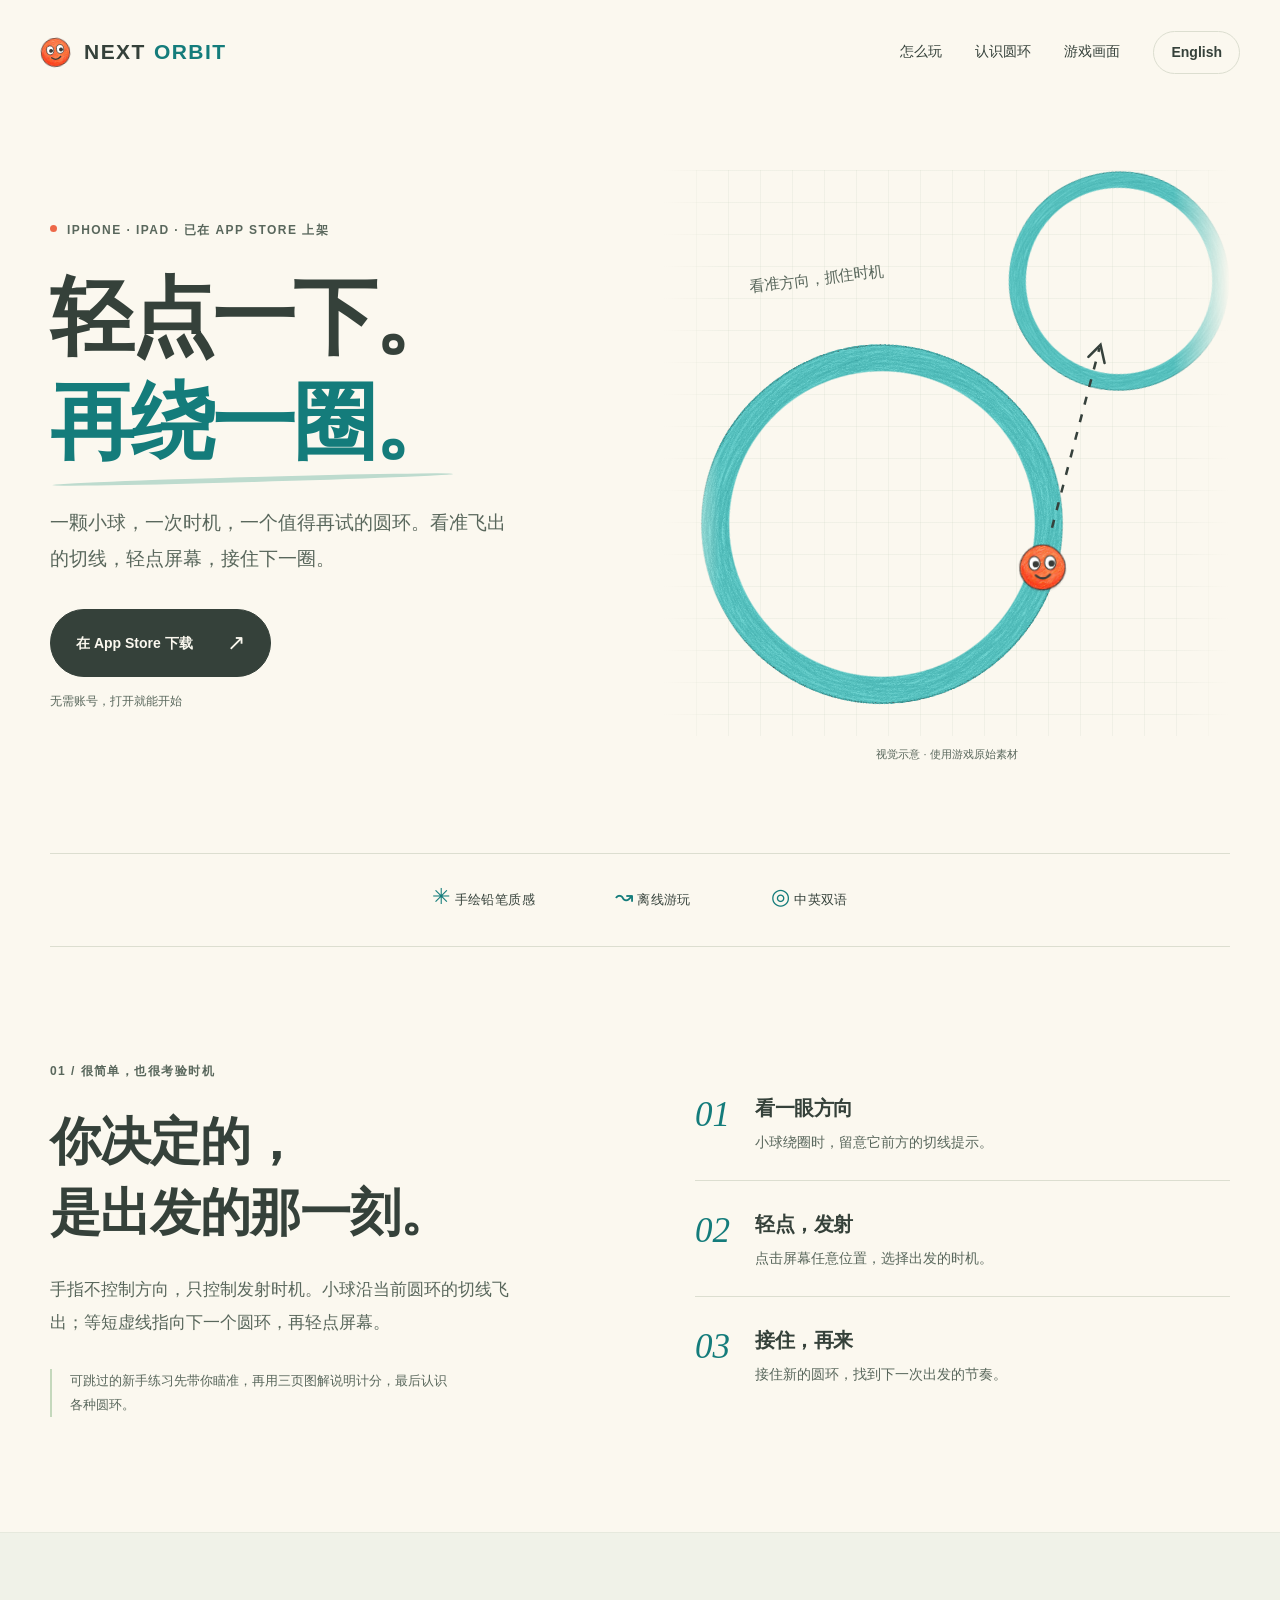
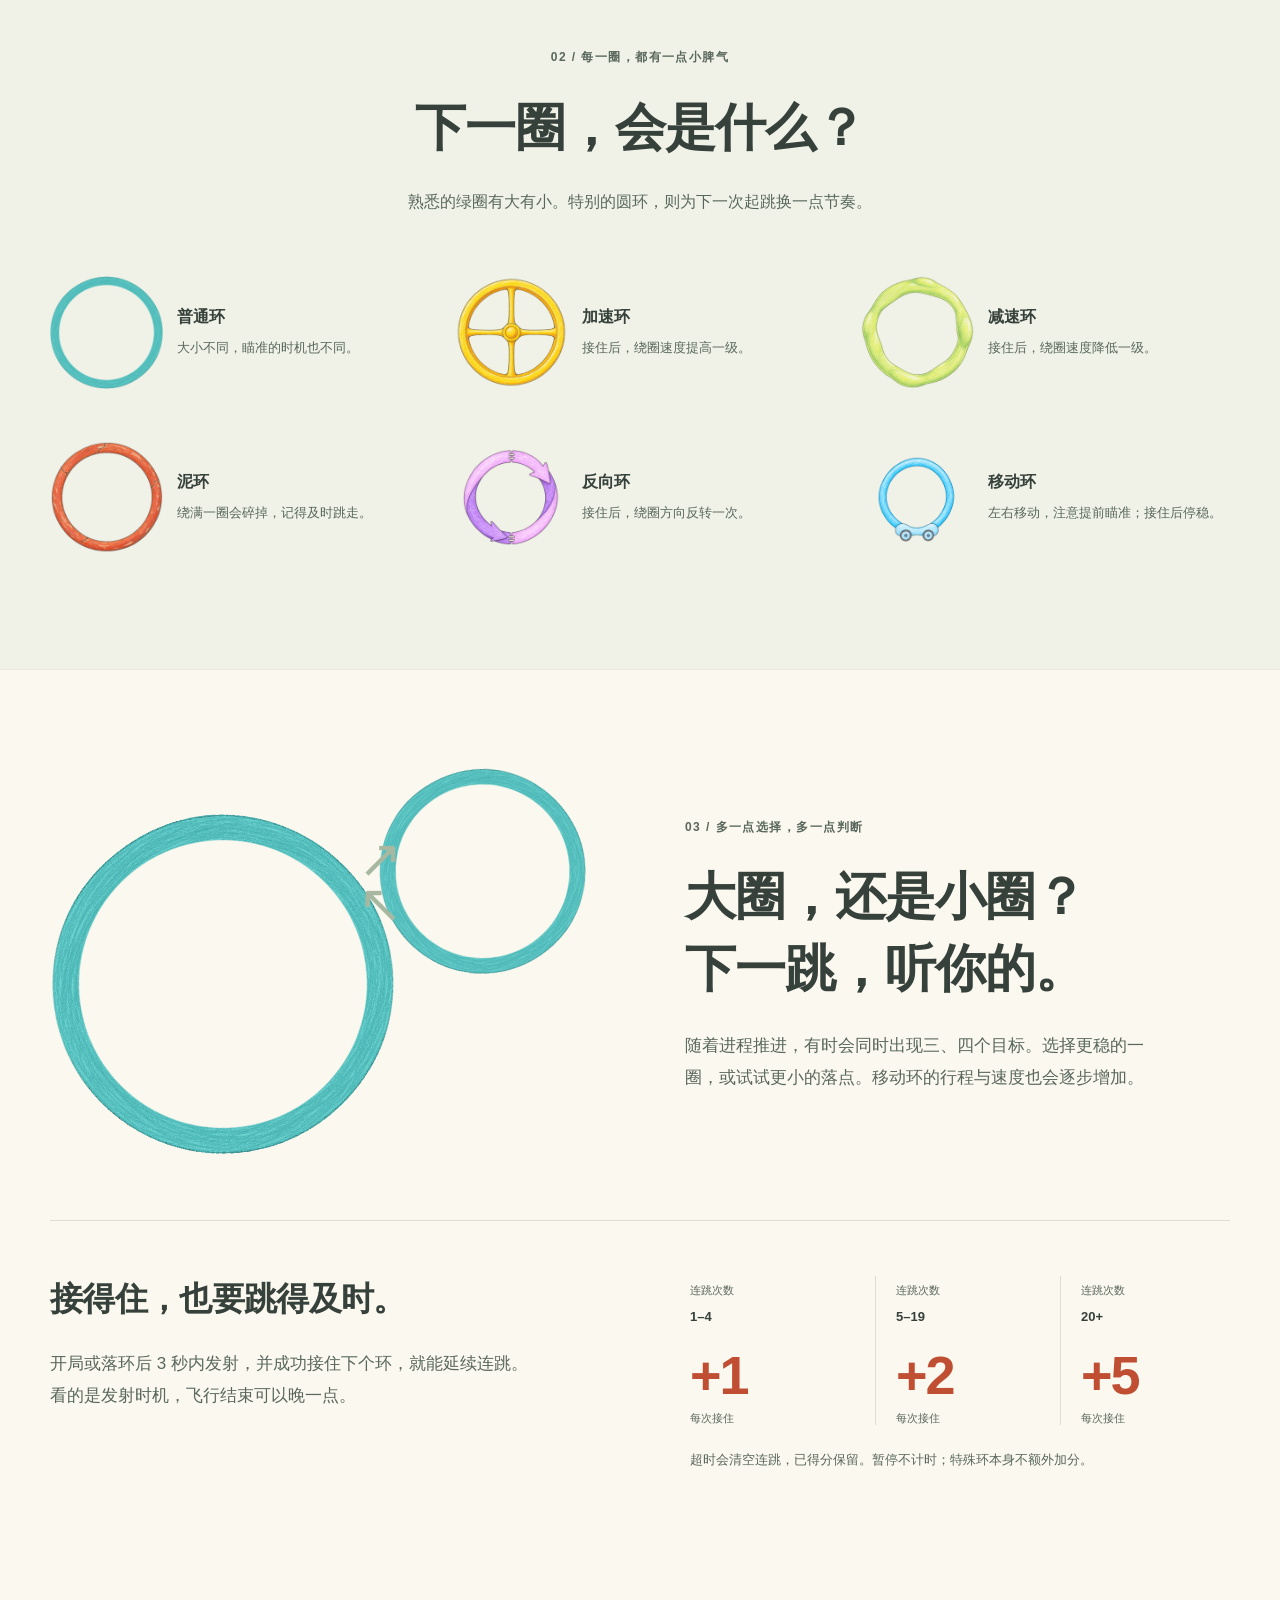
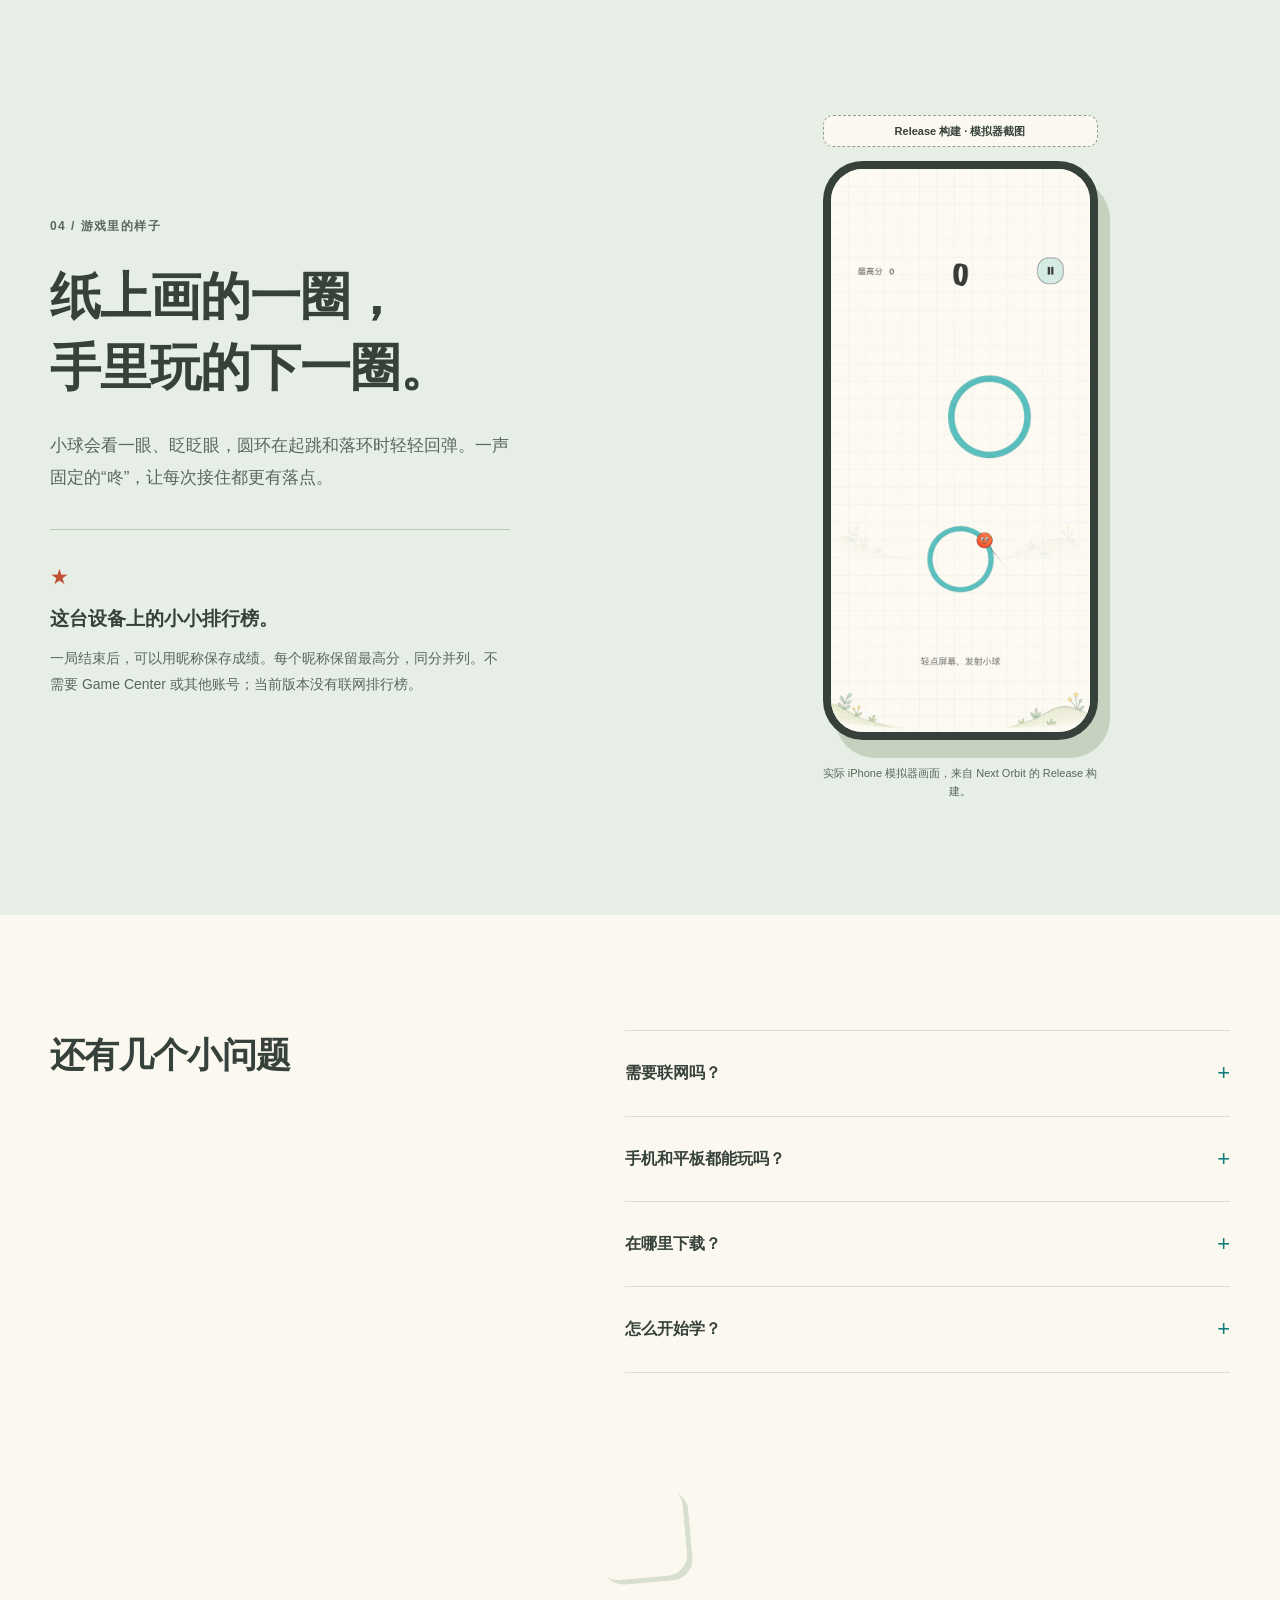
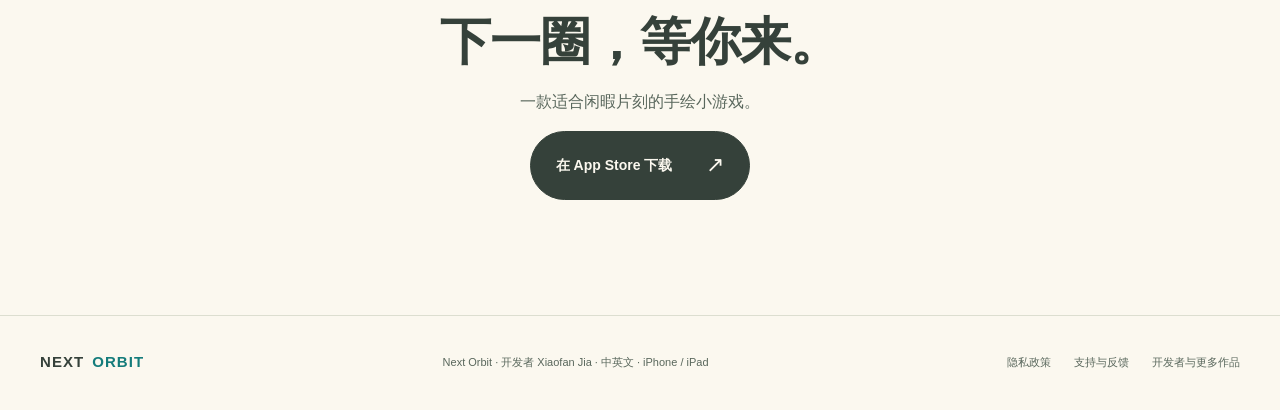
<file: index.html>
<!doctype html><html lang="zh-Hans"><head><meta charset="utf-8"><meta name="viewport" content="width=device-width,initial-scale=1"><meta name="description" content="Next Orbit 是一款 iPhone 与 iPad 上的手绘圆环跳跃游戏。看准切线，轻点发射，挑战自己的本地纪录。"><meta name="color-scheme" content="light"><meta http-equiv="Content-Security-Policy" content="default-src 'self'; img-src 'self' data:; style-src 'self'; script-src 'self'; connect-src 'none'; object-src 'none'; base-uri 'none'; form-action 'none'"><title>Next Orbit · 轻点一下，再绕一圈</title><link rel="icon" href="assets/web/favicon.png"><link rel="stylesheet" href="style.css"><link rel="alternate" hreflang="zh-Hans" href="index.html"><link rel="alternate" hreflang="en" href="en.html"></head><body><a class="skip" href="#main">跳到正文</a><header class="site-header"><a class="brand" href="index.html" aria-label="Next Orbit"><span class="brand-dot"><img src="assets/web/ball-body.png" alt=""><img src="assets/face-calm.svg" alt=""></span>NEXT <span>ORBIT</span></a><nav aria-label="主导航"><a href="#how">怎么玩</a><a href="#rings">认识圆环</a><a href="#screens">游戏画面</a><a class="language" href="en.html" lang="en">English</a></nav></header><main id="main"><section class="hero wrap"><div class="hero-copy"><p class="eyebrow"><i></i>iPhone · iPad · 已在 App Store 上架</p><h1>轻点一下。<br><span>再绕一圈。</span></h1><p class="lead">一颗小球，一次时机，一个值得再试的圆环。看准飞出的切线，轻点屏幕，接住下一圈。</p><a class="button" href="https://apps.apple.com/us/app/next-orbit/id6831305559">在 App Store 下载<span aria-hidden="true">↗</span></a><p class="small-note">无需账号，打开就能开始</p></div><figure class="hero-art"><div class="hero-art-drawing"><img class="hero-ring" src="assets/web/ring-green.png" alt="" width="360" height="360"><img class="next-ring" src="assets/web/ring-green.png" alt="" width="220" height="220"><svg viewBox="0 0 560 560" aria-hidden="true"><path d="M384 354 L431 176" fill="none" stroke="#36413c" stroke-width="2.5" stroke-dasharray="8 10"/><path d="M420 185 L432 173 L436 191" fill="none" stroke="#36413c" stroke-width="2.5" stroke-linecap="round"/></svg><span class="hero-ball"><img src="assets/web/ball-body.png" alt=""><img src="assets/face-calm.svg" alt=""></span><span class="pencil-note">看准方向，抓住时机</span></div><figcaption>视觉示意 · 使用游戏原始素材</figcaption></figure></section><div class="trait-strip wrap"><span>✳ 手绘铅笔质感</span><span>↝ 离线游玩</span><span>◎ 中英双语</span></div><section id="how" class="how section wrap"><div><p class="eyebrow">01 / 很简单，也很考验时机</p><h2>你决定的，<br>是出发的那一刻。</h2><p class="body-copy">手指不控制方向，只控制发射时机。小球沿当前圆环的切线飞出；等短虚线指向下一个圆环，再轻点屏幕。</p><p class="muted">可跳过的新手练习先带你瞄准，再用三页图解说明计分，最后认识各种圆环。</p></div><ol class="steps"><li><span>01</span><div><h3>看一眼方向</h3><p>小球绕圈时，留意它前方的切线提示。</p></div></li><li><span>02</span><div><h3>轻点，发射</h3><p>点击屏幕任意位置，选择出发的时机。</p></div></li><li><span>03</span><div><h3>接住，再来</h3><p>接住新的圆环，找到下一次出发的节奏。</p></div></li></ol></section><section id="rings" class="rings section"><div class="wrap"><p class="eyebrow">02 / 每一圈，都有一点小脾气</p><h2>下一圈，会是什么？</h2><p class="section-intro">熟悉的绿圈有大有小。特别的圆环，则为下一次起跳换一点节奏。</p><div class="ring-grid"><article class="ring-card"><img src="assets/web/ring-green.png" alt="" width="150" height="150" loading="lazy"><div><h3>普通环</h3><p>大小不同，瞄准的时机也不同。</p></div></article><article class="ring-card"><img src="assets/web/ring-accelerate.png" alt="" width="150" height="150" loading="lazy"><div><h3>加速环</h3><p>接住后，绕圈速度提高一级。</p></div></article><article class="ring-card"><img src="assets/web/ring-slow.png" alt="" width="150" height="150" loading="lazy"><div><h3>减速环</h3><p>接住后，绕圈速度降低一级。</p></div></article><article class="ring-card"><img src="assets/web/ring-clay.png" alt="" width="150" height="150" loading="lazy"><div><h3>泥环</h3><p>绕满一圈会碎掉，记得及时跳走。</p></div></article><article class="ring-card"><img src="assets/web/ring-reverse.png" alt="" width="150" height="150" loading="lazy"><div><h3>反向环</h3><p>接住后，绕圈方向反转一次。</p></div></article><article class="ring-card"><img src="assets/web/ring-moving.png" alt="" width="150" height="150" loading="lazy"><div><h3>移动环</h3><p>左右移动，注意提前瞄准；接住后停稳。</p></div></article></div></div></section><section class="choices section wrap"><div class="choice-art" aria-hidden="true"><img class="choice-large" src="assets/web/ring-green.png" alt="" loading="lazy"><img class="choice-small" src="assets/web/ring-green.png" alt="" loading="lazy"><span class="choice-scribble">↗<br>↖</span></div><div><p class="eyebrow">03 / 多一点选择，多一点判断</p><h2>大圈，还是小圈？<br>下一跳，听你的。</h2><p class="body-copy">随着进程推进，有时会同时出现三、四个目标。选择更稳的一圈，或试试更小的落点。移动环的行程与速度也会逐步增加。</p></div></section><section class="score section wrap"><div><h2>接得住，也要跳得及时。</h2><p class="body-copy">开局或落环后 3 秒内发射，并成功接住下个环，就能延续连跳。看的是发射时机，飞行结束可以晚一点。</p></div><div><div class="score-table"><div><span>连跳次数<b class="combo-range">1–4</b></span><strong>+1<small>每次接住</small></strong></div><div><span>连跳次数<b class="combo-range">5–19</b></span><strong>+2<small>每次接住</small></strong></div><div><span>连跳次数<b class="combo-range">20+</b></span><strong>+5<small>每次接住</small></strong></div></div><p class="muted">超时会清空连跳，已得分保留。暂停不计时；特殊环本身不额外加分。</p></div></section><section id="screens" class="screens section"><div class="wrap screen-layout"><div class="screen-copy"><p class="eyebrow">04 / 游戏里的样子</p><h2>纸上画的一圈，<br>手里玩的下一圈。</h2><p class="body-copy">小球会看一眼、眨眨眼，圆环在起跳和落环时轻轻回弹。一声固定的“咚”，让每次接住都更有落点。</p><div class="local-note"><span aria-hidden="true">★</span><h3>这台设备上的小小排行榜。</h3><p>一局结束后，可以用昵称保存成绩。每个昵称保留最高分，同分并列。不需要 Game Center 或其他账号；当前版本没有联网排行榜。</p></div></div><figure class="phone"><span class="screenshot-status">Release 构建 · 模拟器截图</span><img src="assets/web/screen-game-zh-release.png" alt="Next Orbit Release 构建的实际 iPhone 模拟器游戏画面" width="600" height="1304" loading="lazy"><figcaption>实际 iPhone 模拟器画面，来自 Next Orbit 的 Release 构建。</figcaption></figure></div></section><section class="faq section wrap"><h2>还有几个小问题</h2><div><details><summary>需要联网吗？<span aria-hidden="true">+</span></summary><p>游戏本身可以离线游玩。当前版本没有账号登录、联网成绩上传或云同步功能。</p></details><details><summary>手机和平板都能玩吗？<span aria-hidden="true">+</span></summary><p>当前支持 iOS / iPadOS 17 及以上的 iPhone 与 iPad。iPhone 使用竖屏，iPad 支持横竖屏。</p></details><details><summary>在哪里下载？<span aria-hidden="true">+</span></summary><p>Next Orbit 已在 App Store 上架，支持 iPhone 和 iPad。<a href="https://apps.apple.com/us/app/next-orbit/id6831305559">前往 App Store 下载</a>。</p></details><details><summary>怎么开始学？<span aria-hidden="true">+</span></summary><p>首次开始时有一个可跳过的小教程。之后也可以从菜单里的“玩法教学”重新打开，练习不会改动你的正式成绩。</p></details></div></section><section class="closing section wrap"><img src="assets/web/app-icon.png" alt="" width="90" height="90" loading="lazy"><h2>下一圈，等你来。</h2><p>一款适合闲暇片刻的手绘小游戏。</p><a class="button" href="https://apps.apple.com/us/app/next-orbit/id6831305559">在 App Store 下载<span aria-hidden="true">↗</span></a></section></main><footer><a class="brand" href="index.html">NEXT <span>ORBIT</span></a><p>Next Orbit · 开发者 Xiaofan Jia · 中英文 · iPhone / iPad</p><div><a href="privacy.html">隐私政策</a><a href="support.html">支持与反馈</a><a href="https://jiaxiaofan.net/zh/">开发者与更多作品</a></div></footer></body></html>
</file>
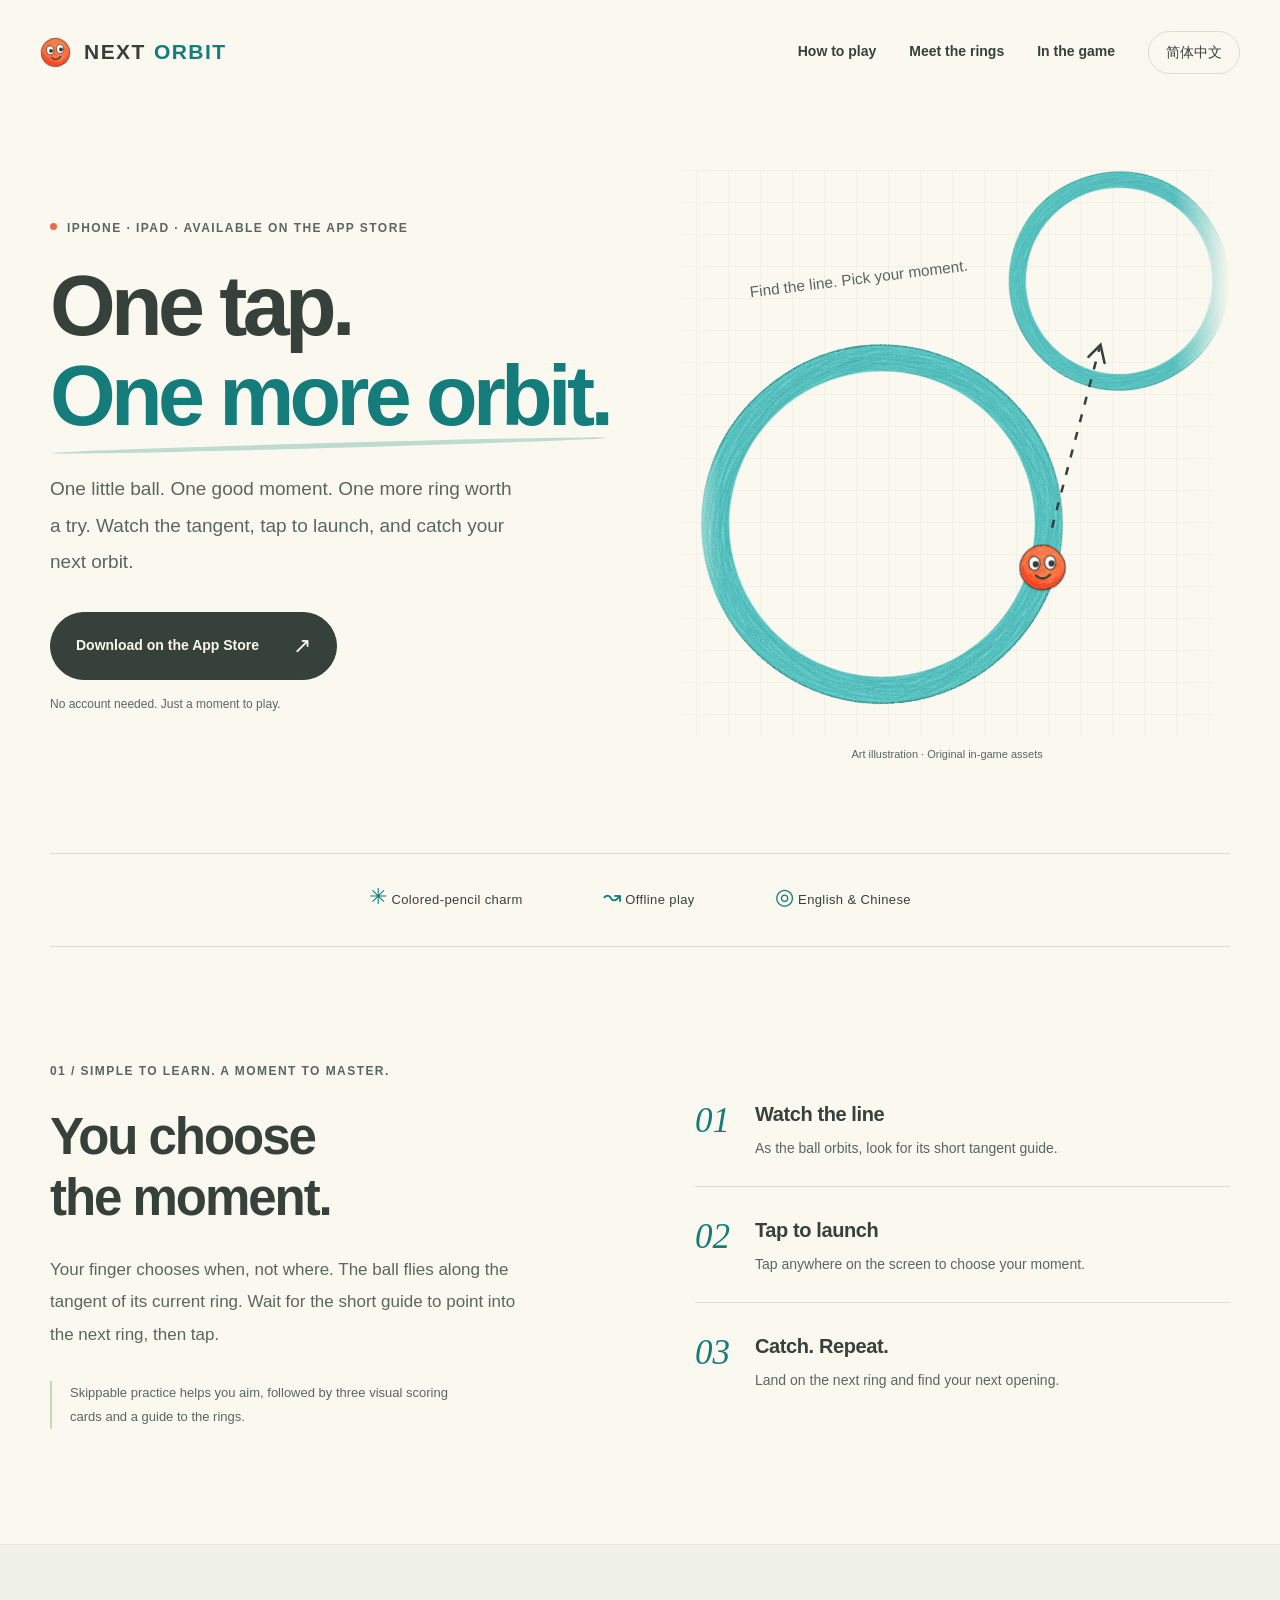
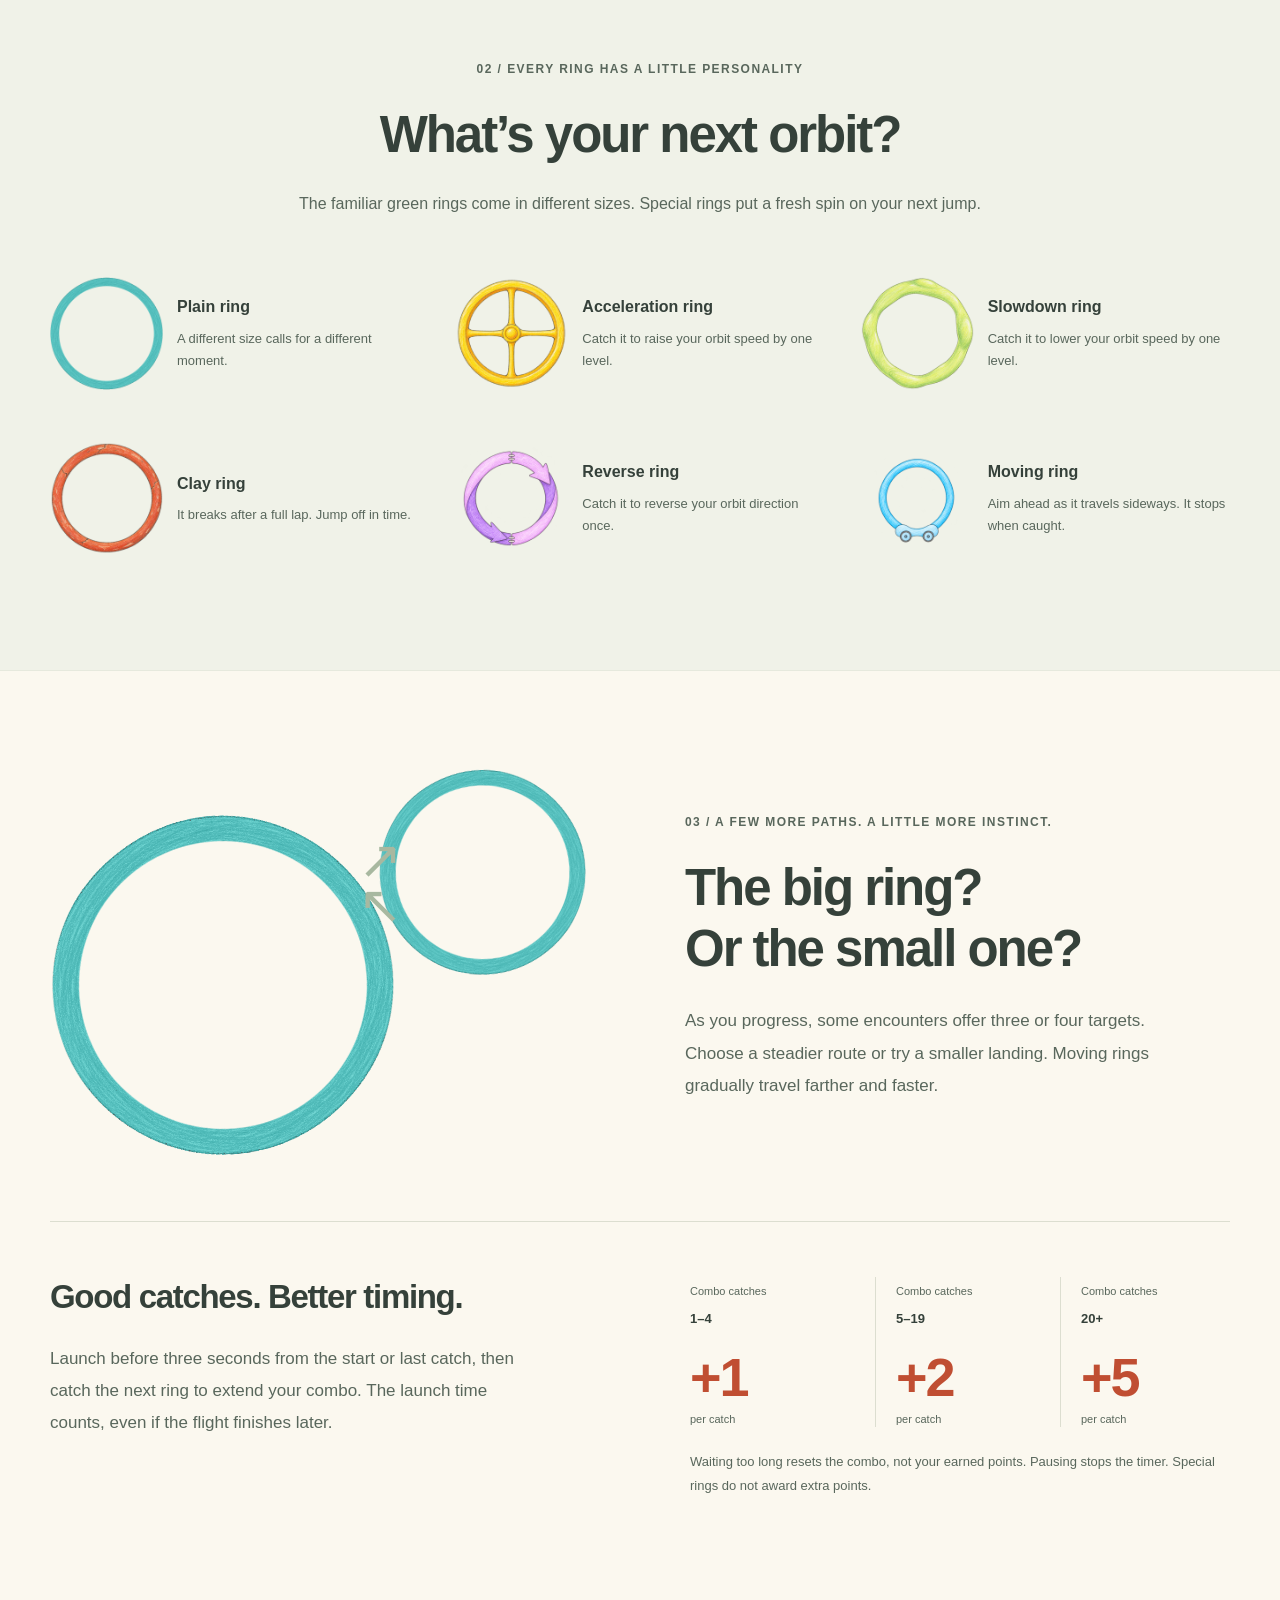
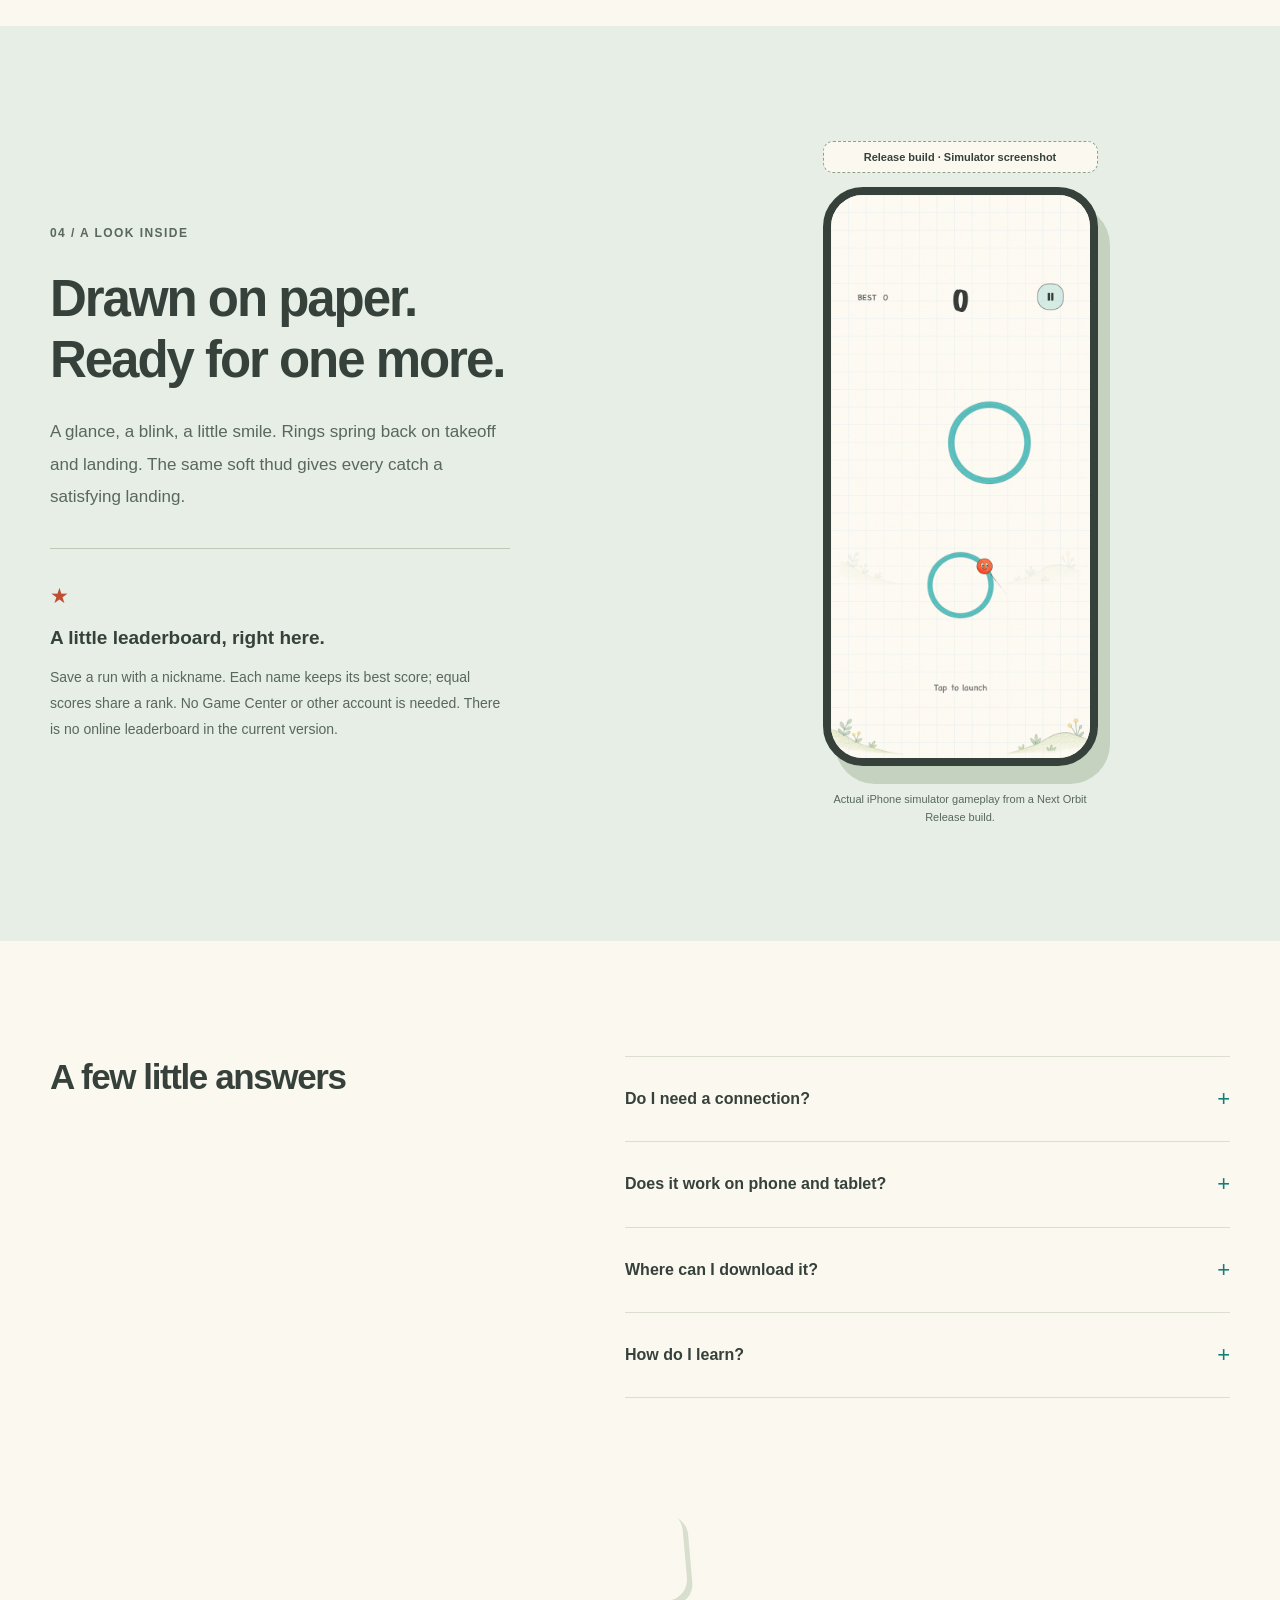
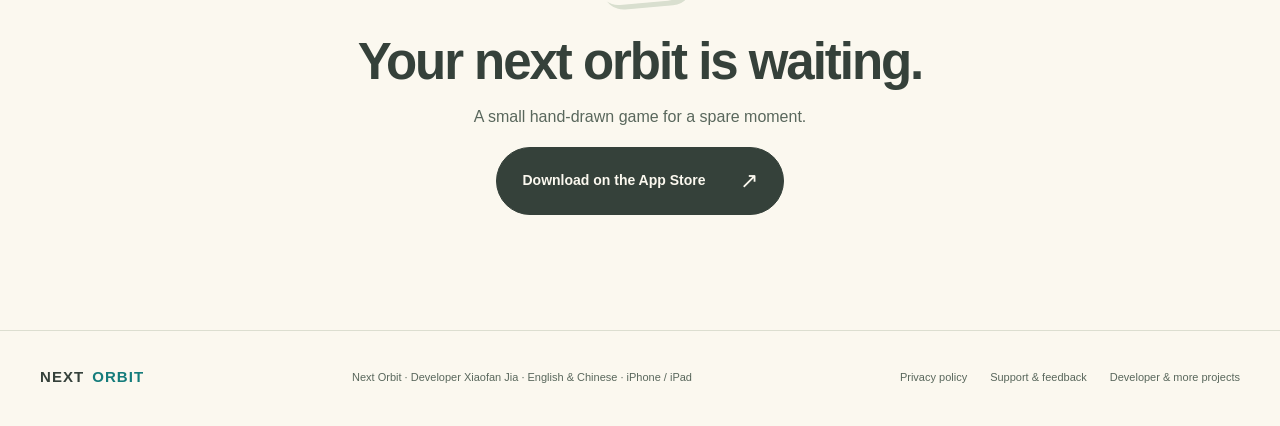
<file: en.html>
<!doctype html><html lang="en"><head><meta charset="utf-8"><meta name="viewport" content="width=device-width,initial-scale=1"><meta name="description" content="A hand-drawn orbit-hopping game for iPhone and iPad. Watch the tangent, pick your moment and chase your own local best."><meta name="color-scheme" content="light"><meta http-equiv="Content-Security-Policy" content="default-src 'self'; img-src 'self' data:; style-src 'self'; script-src 'self'; connect-src 'none'; object-src 'none'; base-uri 'none'; form-action 'none'"><title>Next Orbit · One tap. One more orbit.</title><link rel="icon" href="assets/web/favicon.png"><link rel="stylesheet" href="style.css"><link rel="alternate" hreflang="zh-Hans" href="index.html"><link rel="alternate" hreflang="en" href="en.html"></head><body><a class="skip" href="#main">Skip to content</a><header class="site-header"><a class="brand" href="en.html" aria-label="Next Orbit"><span class="brand-dot"><img src="assets/web/ball-body.png" alt=""><img src="assets/face-calm.svg" alt=""></span>NEXT <span>ORBIT</span></a><nav aria-label="Main navigation"><a href="#how">How to play</a><a href="#rings">Meet the rings</a><a href="#screens">In the game</a><a class="language" href="index.html" lang="zh-Hans">简体中文</a></nav></header><main id="main"><section class="hero wrap"><div class="hero-copy"><p class="eyebrow"><i></i>iPhone · iPad · Available on the App Store</p><h1>One tap.<br><span>One more orbit.</span></h1><p class="lead">One little ball. One good moment. One more ring worth a try. Watch the tangent, tap to launch, and catch your next orbit.</p><a class="button" href="https://apps.apple.com/us/app/next-orbit/id6831305559">Download on the App Store<span aria-hidden="true">↗</span></a><p class="small-note">No account needed. Just a moment to play.</p></div><figure class="hero-art"><div class="hero-art-drawing"><img class="hero-ring" src="assets/web/ring-green.png" alt="" width="360" height="360"><img class="next-ring" src="assets/web/ring-green.png" alt="" width="220" height="220"><svg viewBox="0 0 560 560" aria-hidden="true"><path d="M384 354 L431 176" fill="none" stroke="#36413c" stroke-width="2.5" stroke-dasharray="8 10"/><path d="M420 185 L432 173 L436 191" fill="none" stroke="#36413c" stroke-width="2.5" stroke-linecap="round"/></svg><span class="hero-ball"><img src="assets/web/ball-body.png" alt=""><img src="assets/face-calm.svg" alt=""></span><span class="pencil-note">Find the line. Pick your moment.</span></div><figcaption>Art illustration · Original in-game assets</figcaption></figure></section><div class="trait-strip wrap"><span>✳ Colored-pencil charm</span><span>↝ Offline play</span><span>◎ English & Chinese</span></div><section id="how" class="how section wrap"><div><p class="eyebrow">01 / Simple to learn. A moment to master.</p><h2>You choose<br>the moment.</h2><p class="body-copy">Your finger chooses when, not where. The ball flies along the tangent of its current ring. Wait for the short guide to point into the next ring, then tap.</p><p class="muted">Skippable practice helps you aim, followed by three visual scoring cards and a guide to the rings.</p></div><ol class="steps"><li><span>01</span><div><h3>Watch the line</h3><p>As the ball orbits, look for its short tangent guide.</p></div></li><li><span>02</span><div><h3>Tap to launch</h3><p>Tap anywhere on the screen to choose your moment.</p></div></li><li><span>03</span><div><h3>Catch. Repeat.</h3><p>Land on the next ring and find your next opening.</p></div></li></ol></section><section id="rings" class="rings section"><div class="wrap"><p class="eyebrow">02 / Every ring has a little personality</p><h2>What’s your next orbit?</h2><p class="section-intro">The familiar green rings come in different sizes. Special rings put a fresh spin on your next jump.</p><div class="ring-grid"><article class="ring-card"><img src="assets/web/ring-green.png" alt="" width="150" height="150" loading="lazy"><div><h3>Plain ring</h3><p>A different size calls for a different moment.</p></div></article><article class="ring-card"><img src="assets/web/ring-accelerate.png" alt="" width="150" height="150" loading="lazy"><div><h3>Acceleration ring</h3><p>Catch it to raise your orbit speed by one level.</p></div></article><article class="ring-card"><img src="assets/web/ring-slow.png" alt="" width="150" height="150" loading="lazy"><div><h3>Slowdown ring</h3><p>Catch it to lower your orbit speed by one level.</p></div></article><article class="ring-card"><img src="assets/web/ring-clay.png" alt="" width="150" height="150" loading="lazy"><div><h3>Clay ring</h3><p>It breaks after a full lap. Jump off in time.</p></div></article><article class="ring-card"><img src="assets/web/ring-reverse.png" alt="" width="150" height="150" loading="lazy"><div><h3>Reverse ring</h3><p>Catch it to reverse your orbit direction once.</p></div></article><article class="ring-card"><img src="assets/web/ring-moving.png" alt="" width="150" height="150" loading="lazy"><div><h3>Moving ring</h3><p>Aim ahead as it travels sideways. It stops when caught.</p></div></article></div></div></section><section class="choices section wrap"><div class="choice-art" aria-hidden="true"><img class="choice-large" src="assets/web/ring-green.png" alt="" loading="lazy"><img class="choice-small" src="assets/web/ring-green.png" alt="" loading="lazy"><span class="choice-scribble">↗<br>↖</span></div><div><p class="eyebrow">03 / A few more paths. A little more instinct.</p><h2>The big ring?<br>Or the small one?</h2><p class="body-copy">As you progress, some encounters offer three or four targets. Choose a steadier route or try a smaller landing. Moving rings gradually travel farther and faster.</p></div></section><section class="score section wrap"><div><h2>Good catches. Better timing.</h2><p class="body-copy">Launch before three seconds from the start or last catch, then catch the next ring to extend your combo. The launch time counts, even if the flight finishes later.</p></div><div><div class="score-table"><div><span>Combo catches<b class="combo-range">1–4</b></span><strong>+1<small>per catch</small></strong></div><div><span>Combo catches<b class="combo-range">5–19</b></span><strong>+2<small>per catch</small></strong></div><div><span>Combo catches<b class="combo-range">20+</b></span><strong>+5<small>per catch</small></strong></div></div><p class="muted">Waiting too long resets the combo, not your earned points. Pausing stops the timer. Special rings do not award extra points.</p></div></section><section id="screens" class="screens section"><div class="wrap screen-layout"><div class="screen-copy"><p class="eyebrow">04 / A look inside</p><h2>Drawn on paper.<br>Ready for one more.</h2><p class="body-copy">A glance, a blink, a little smile. Rings spring back on takeoff and landing. The same soft thud gives every catch a satisfying landing.</p><div class="local-note"><span aria-hidden="true">★</span><h3>A little leaderboard, right here.</h3><p>Save a run with a nickname. Each name keeps its best score; equal scores share a rank. No Game Center or other account is needed. There is no online leaderboard in the current version.</p></div></div><figure class="phone"><span class="screenshot-status">Release build · Simulator screenshot</span><img src="assets/web/screen-game-en-release.png" alt="Actual iPhone simulator gameplay from a Next Orbit Release build" width="600" height="1304" loading="lazy"><figcaption>Actual iPhone simulator gameplay from a Next Orbit Release build.</figcaption></figure></div></section><section class="faq section wrap"><h2>A few little answers</h2><div><details><summary>Do I need a connection?<span aria-hidden="true">+</span></summary><p>The game itself can be played offline. The current version has no account login, score upload or cloud-sync feature.</p></details><details><summary>Does it work on phone and tablet?<span aria-hidden="true">+</span></summary><p>The app currently supports iPhone and iPad on iOS / iPadOS 17 or later. iPhone uses portrait; iPad supports portrait and landscape.</p></details><details><summary>Where can I download it?<span aria-hidden="true">+</span></summary><p>Next Orbit is available on the App Store for iPhone and iPad. <a href="https://apps.apple.com/us/app/next-orbit/id6831305559">Download on the App Store</a>.</p></details><details><summary>How do I learn?<span aria-hidden="true">+</span></summary><p>A short tutorial appears when you first start and can be skipped. Replay it from “How to play” on the menu. Practice does not change your real scores.</p></details></div></section><section class="closing section wrap"><img src="assets/web/app-icon.png" alt="" width="90" height="90" loading="lazy"><h2>Your next orbit is waiting.</h2><p>A small hand-drawn game for a spare moment.</p><a class="button" href="https://apps.apple.com/us/app/next-orbit/id6831305559">Download on the App Store<span aria-hidden="true">↗</span></a></section></main><footer><a class="brand" href="en.html">NEXT <span>ORBIT</span></a><p>Next Orbit · Developer Xiaofan Jia · English & Chinese · iPhone / iPad</p><div><a href="privacy-en.html">Privacy policy</a><a href="support-en.html">Support & feedback</a><a href="https://jiaxiaofan.net/">Developer & more projects</a></div></footer></body></html>
</file>
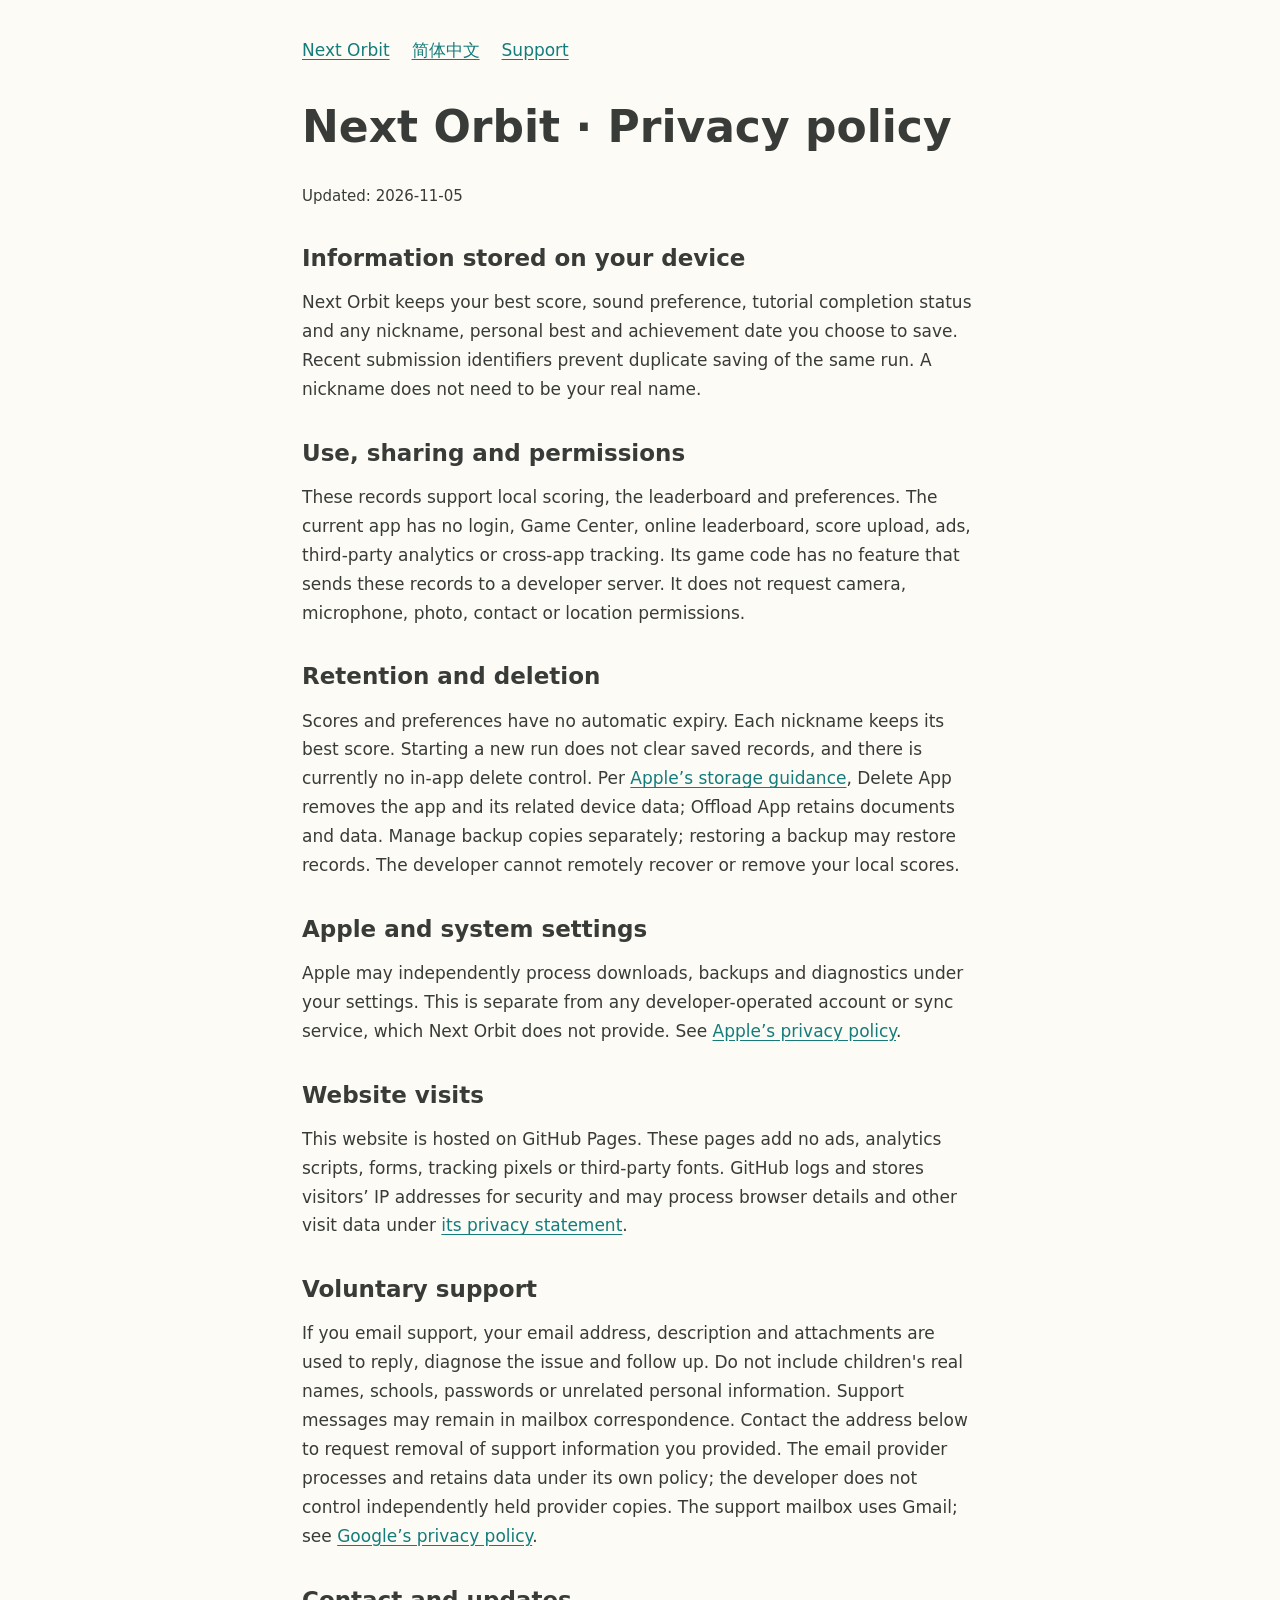
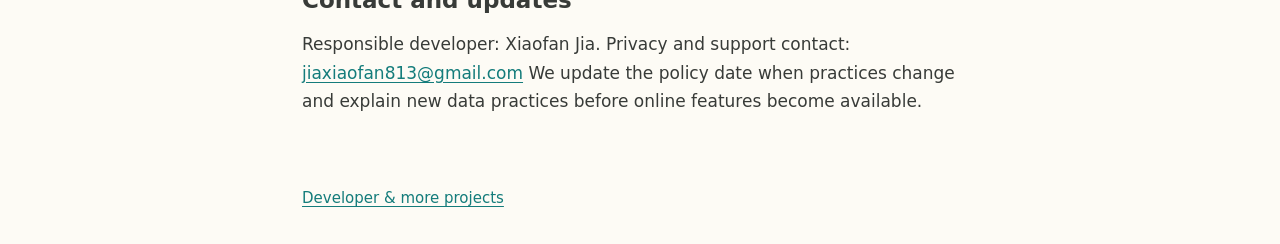
<file: privacy-en.html>
<!doctype html><html lang="en"><head><meta charset="utf-8"><meta name="viewport" content="width=device-width,initial-scale=1"><title>Next Orbit · Privacy policy</title><style>body{margin:0;background:#fdfbf5;color:#383b38;font:17px/1.7 system-ui,sans-serif}main{max-width:720px;margin:auto;padding:28px 22px 60px}h1{font-size:clamp(30px,7vw,44px);line-height:1.2}h2{font-size:23px;margin:30px 0 8px}p{margin:10px 0}a{color:#147c7b;text-underline-offset:3px;overflow-wrap:anywhere}nav{display:flex;flex-wrap:wrap;gap:22px}nav a{min-height:44px;display:inline-flex;align-items:center}.draft{padding:14px;background:#fff0d0;border-radius:10px}.meta{font-size:15px}*{box-sizing:border-box}footer{max-width:720px;margin:auto;padding:0 22px 32px;font-size:15px}</style></head><body><main><nav><a href="en.html">Next Orbit</a><a href="privacy.html">简体中文</a><a href="support-en.html">Support</a></nav><h1>Next Orbit · Privacy policy</h1><p class="meta">Updated: 2026-11-05</p><section><h2>Information stored on your device</h2><p>Next Orbit keeps your best score, sound preference, tutorial completion status and any nickname, personal best and achievement date you choose to save. Recent submission identifiers prevent duplicate saving of the same run. A nickname does not need to be your real name.</p></section><section><h2>Use, sharing and permissions</h2><p>These records support local scoring, the leaderboard and preferences. The current app has no login, Game Center, online leaderboard, score upload, ads, third-party analytics or cross-app tracking. Its game code has no feature that sends these records to a developer server. It does not request camera, microphone, photo, contact or location permissions.</p></section><section><h2>Retention and deletion</h2><p>Scores and preferences have no automatic expiry. Each nickname keeps its best score. Starting a new run does not clear saved records, and there is currently no in-app delete control. Per <a href="https://support.apple.com/en-us/108429">Apple’s storage guidance</a>, Delete App removes the app and its related device data; Offload App retains documents and data. Manage backup copies separately; restoring a backup may restore records. The developer cannot remotely recover or remove your local scores.</p></section><section><h2>Apple and system settings</h2><p>Apple may independently process downloads, backups and diagnostics under your settings. This is separate from any developer-operated account or sync service, which Next Orbit does not provide. See <a href="https://www.apple.com/legal/privacy/">Apple’s privacy policy</a>.</p></section><section><h2>Website visits</h2><p>This website is hosted on GitHub Pages. These pages add no ads, analytics scripts, forms, tracking pixels or third-party fonts. GitHub logs and stores visitors’ IP addresses for security and may process browser details and other visit data under <a href="https://docs.github.com/en/site-policy/privacy-policies/github-general-privacy-statement">its privacy statement</a>.</p></section><section><h2>Voluntary support</h2><p>If you email support, your email address, description and attachments are used to reply, diagnose the issue and follow up. Do not include children's real names, schools, passwords or unrelated personal information. Support messages may remain in mailbox correspondence. Contact the address below to request removal of support information you provided. The email provider processes and retains data under its own policy; the developer does not control independently held provider copies. The support mailbox uses Gmail; see <a href="https://policies.google.com/privacy">Google’s privacy policy</a>.</p></section><section><h2>Contact and updates</h2><p>Responsible developer: Xiaofan Jia. Privacy and support contact: <a href="mailto:jiaxiaofan813@gmail.com">jiaxiaofan813@gmail.com</a> We update the policy date when practices change and explain new data practices before online features become available.</p></section></main><footer><a href="https://jiaxiaofan.net/">Developer & more projects</a></footer></body></html>
</file>
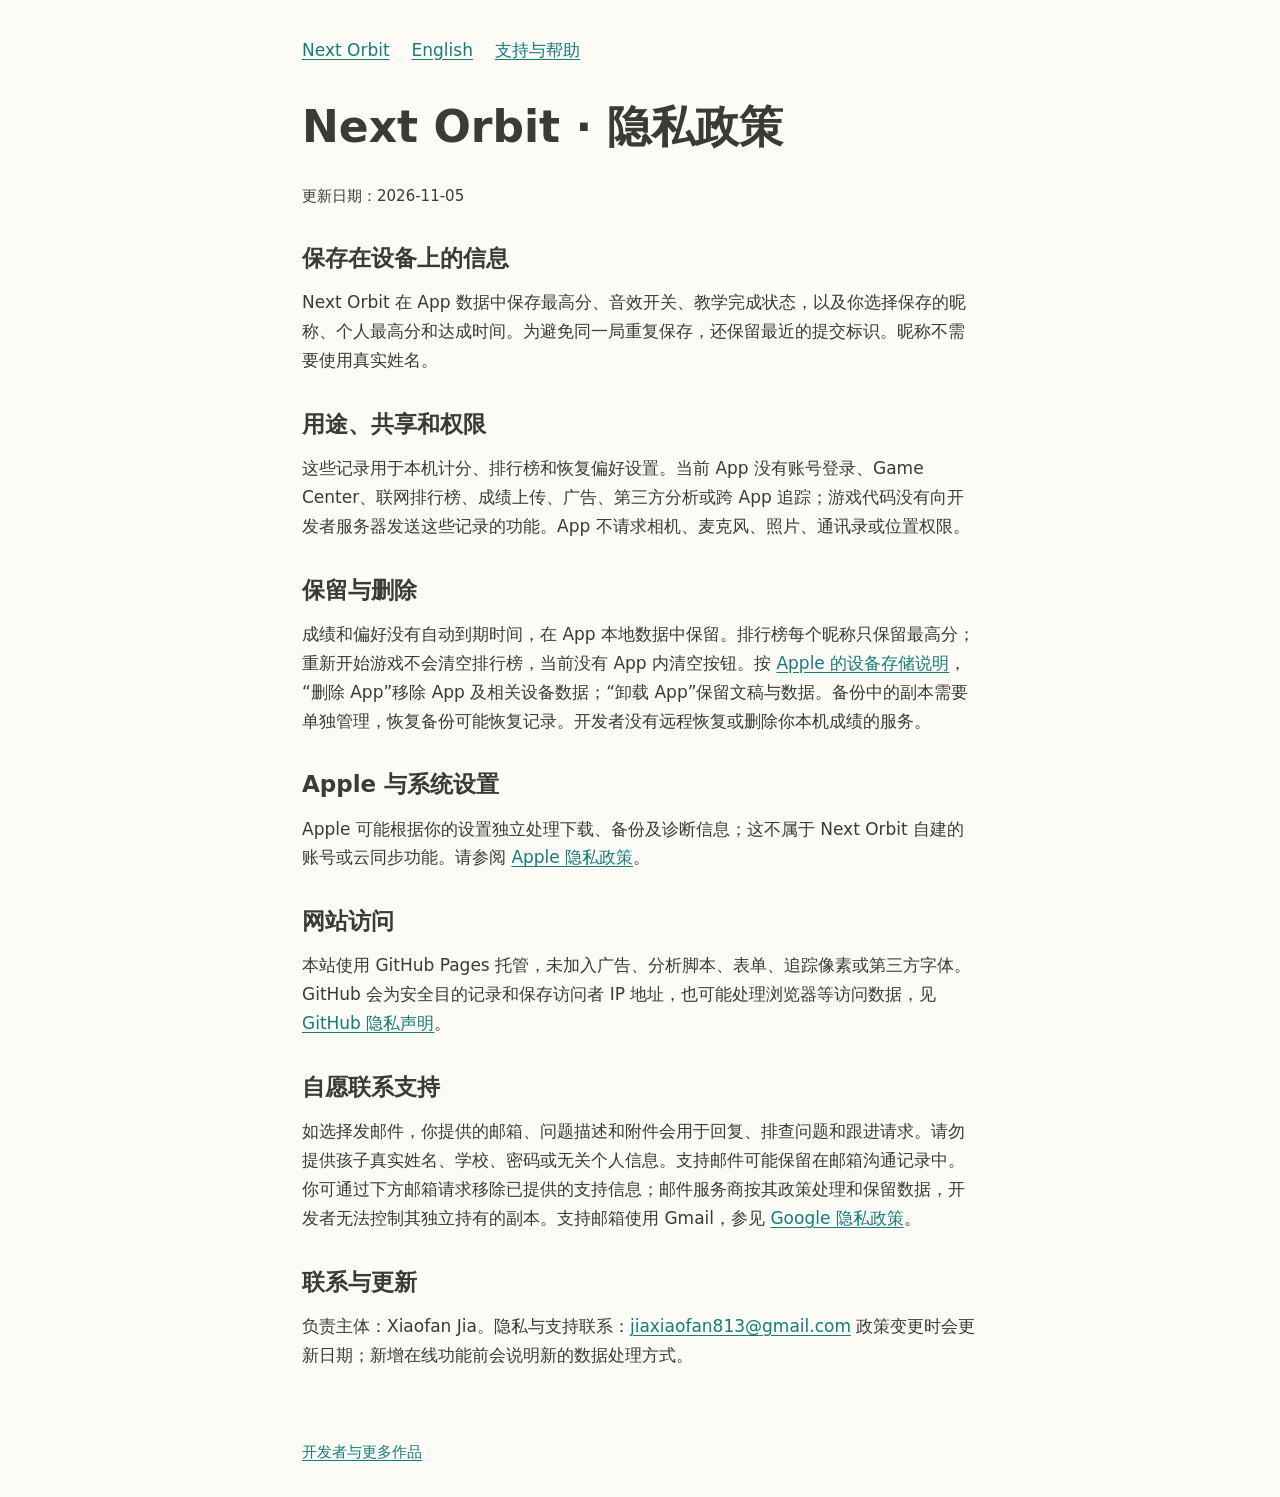
<file: privacy.html>
<!doctype html><html lang="zh-Hans"><head><meta charset="utf-8"><meta name="viewport" content="width=device-width,initial-scale=1"><title>Next Orbit · 隐私政策</title><style>body{margin:0;background:#fdfbf5;color:#383b38;font:17px/1.7 system-ui,sans-serif}main{max-width:720px;margin:auto;padding:28px 22px 60px}h1{font-size:clamp(30px,7vw,44px);line-height:1.2}h2{font-size:23px;margin:30px 0 8px}p{margin:10px 0}a{color:#147c7b;text-underline-offset:3px;overflow-wrap:anywhere}nav{display:flex;flex-wrap:wrap;gap:22px}nav a{min-height:44px;display:inline-flex;align-items:center}.draft{padding:14px;background:#fff0d0;border-radius:10px}.meta{font-size:15px}*{box-sizing:border-box}footer{max-width:720px;margin:auto;padding:0 22px 32px;font-size:15px}</style></head><body><main><nav><a href="index.html">Next Orbit</a><a href="privacy-en.html">English</a><a href="support.html">支持与帮助</a></nav><h1>Next Orbit · 隐私政策</h1><p class="meta">更新日期：2026-11-05</p><section><h2>保存在设备上的信息</h2><p>Next Orbit 在 App 数据中保存最高分、音效开关、教学完成状态，以及你选择保存的昵称、个人最高分和达成时间。为避免同一局重复保存，还保留最近的提交标识。昵称不需要使用真实姓名。</p></section><section><h2>用途、共享和权限</h2><p>这些记录用于本机计分、排行榜和恢复偏好设置。当前 App 没有账号登录、Game Center、联网排行榜、成绩上传、广告、第三方分析或跨 App 追踪；游戏代码没有向开发者服务器发送这些记录的功能。App 不请求相机、麦克风、照片、通讯录或位置权限。</p></section><section><h2>保留与删除</h2><p>成绩和偏好没有自动到期时间，在 App 本地数据中保留。排行榜每个昵称只保留最高分；重新开始游戏不会清空排行榜，当前没有 App 内清空按钮。按 <a href="https://support.apple.com/en-us/108429">Apple 的设备存储说明</a>，“删除 App”移除 App 及相关设备数据；“卸载 App”保留文稿与数据。备份中的副本需要单独管理，恢复备份可能恢复记录。开发者没有远程恢复或删除你本机成绩的服务。</p></section><section><h2>Apple 与系统设置</h2><p>Apple 可能根据你的设置独立处理下载、备份及诊断信息；这不属于 Next Orbit 自建的账号或云同步功能。请参阅 <a href="https://www.apple.com/legal/privacy/">Apple 隐私政策</a>。</p></section><section><h2>网站访问</h2><p>本站使用 GitHub Pages 托管，未加入广告、分析脚本、表单、追踪像素或第三方字体。GitHub 会为安全目的记录和保存访问者 IP 地址，也可能处理浏览器等访问数据，见 <a href="https://docs.github.com/en/site-policy/privacy-policies/github-general-privacy-statement">GitHub 隐私声明</a>。</p></section><section><h2>自愿联系支持</h2><p>如选择发邮件，你提供的邮箱、问题描述和附件会用于回复、排查问题和跟进请求。请勿提供孩子真实姓名、学校、密码或无关个人信息。支持邮件可能保留在邮箱沟通记录中。你可通过下方邮箱请求移除已提供的支持信息；邮件服务商按其政策处理和保留数据，开发者无法控制其独立持有的副本。支持邮箱使用 Gmail，参见 <a href="https://policies.google.com/privacy">Google 隐私政策</a>。</p></section><section><h2>联系与更新</h2><p>负责主体：Xiaofan Jia。隐私与支持联系：<a href="mailto:jiaxiaofan813@gmail.com">jiaxiaofan813@gmail.com</a> 政策变更时会更新日期；新增在线功能前会说明新的数据处理方式。</p></section></main><footer><a href="https://jiaxiaofan.net/zh/">开发者与更多作品</a></footer></body></html>
</file>
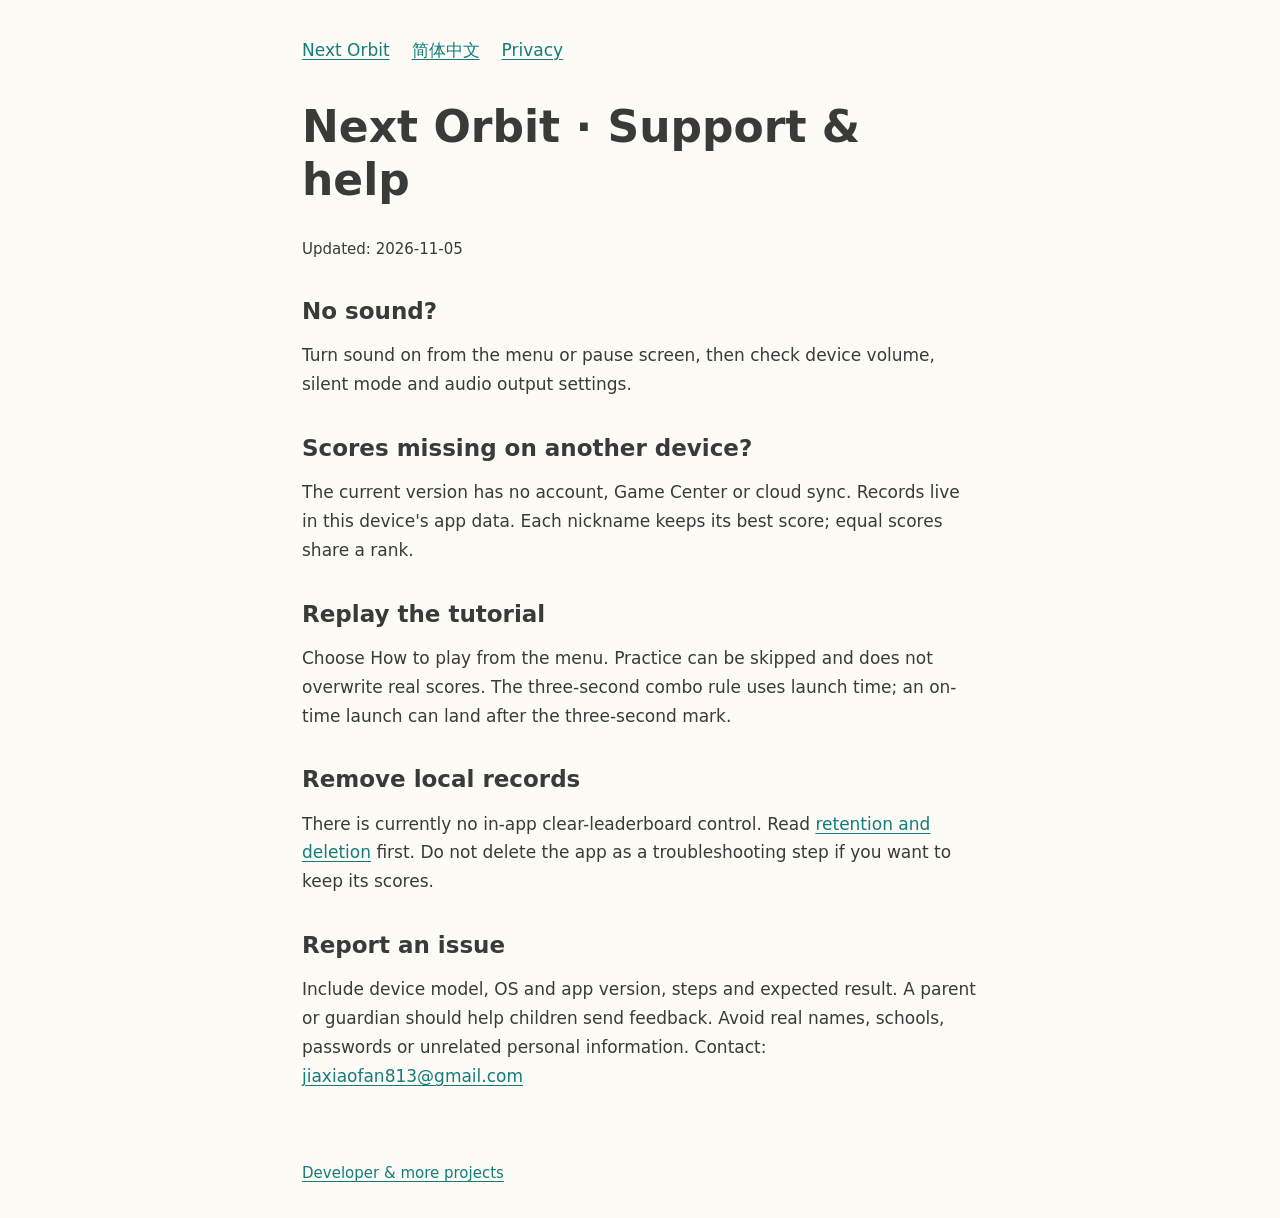
<file: support-en.html>
<!doctype html><html lang="en"><head><meta charset="utf-8"><meta name="viewport" content="width=device-width,initial-scale=1"><title>Next Orbit · Support & help</title><style>body{margin:0;background:#fdfbf5;color:#383b38;font:17px/1.7 system-ui,sans-serif}main{max-width:720px;margin:auto;padding:28px 22px 60px}h1{font-size:clamp(30px,7vw,44px);line-height:1.2}h2{font-size:23px;margin:30px 0 8px}p{margin:10px 0}a{color:#147c7b;text-underline-offset:3px;overflow-wrap:anywhere}nav{display:flex;flex-wrap:wrap;gap:22px}nav a{min-height:44px;display:inline-flex;align-items:center}.draft{padding:14px;background:#fff0d0;border-radius:10px}.meta{font-size:15px}*{box-sizing:border-box}footer{max-width:720px;margin:auto;padding:0 22px 32px;font-size:15px}</style></head><body><main><nav><a href="en.html">Next Orbit</a><a href="support.html">简体中文</a><a href="privacy-en.html">Privacy</a></nav><h1>Next Orbit · Support & help</h1><p class="meta">Updated: 2026-11-05</p><section><h2>No sound?</h2><p>Turn sound on from the menu or pause screen, then check device volume, silent mode and audio output settings.</p></section><section><h2>Scores missing on another device?</h2><p>The current version has no account, Game Center or cloud sync. Records live in this device's app data. Each nickname keeps its best score; equal scores share a rank.</p></section><section><h2>Replay the tutorial</h2><p>Choose How to play from the menu. Practice can be skipped and does not overwrite real scores. The three-second combo rule uses launch time; an on-time launch can land after the three-second mark.</p></section><section><h2>Remove local records</h2><p>There is currently no in-app clear-leaderboard control. Read <a href="privacy-en.html">retention and deletion</a> first. Do not delete the app as a troubleshooting step if you want to keep its scores.</p></section><section><h2>Report an issue</h2><p>Include device model, OS and app version, steps and expected result. A parent or guardian should help children send feedback. Avoid real names, schools, passwords or unrelated personal information. Contact: <a href="mailto:jiaxiaofan813@gmail.com">jiaxiaofan813@gmail.com</a></p></section></main><footer><a href="https://jiaxiaofan.net/">Developer & more projects</a></footer></body></html>
</file>
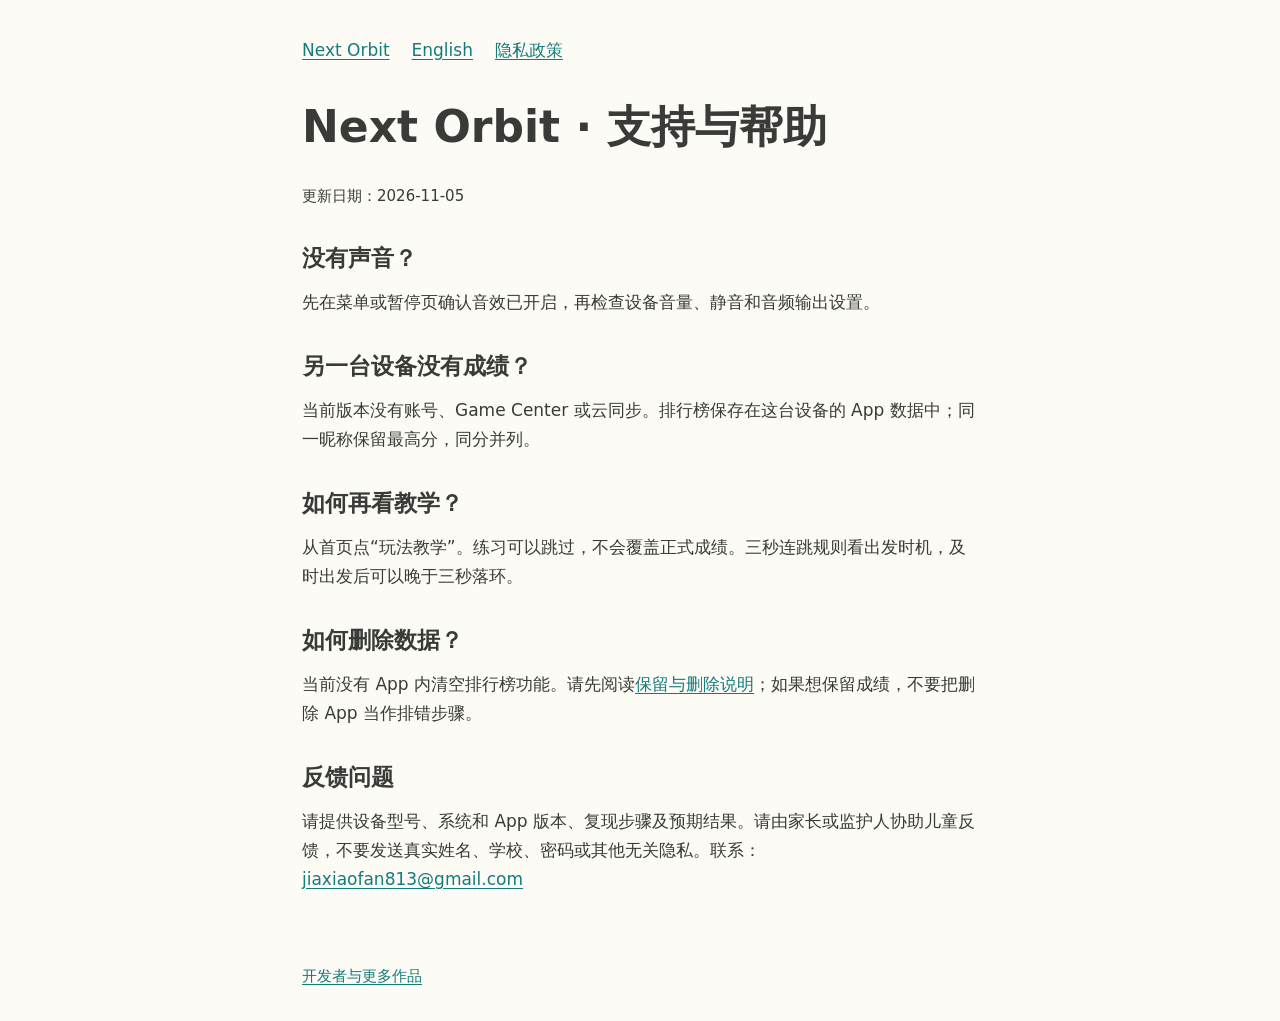
<file: support.html>
<!doctype html><html lang="zh-Hans"><head><meta charset="utf-8"><meta name="viewport" content="width=device-width,initial-scale=1"><title>Next Orbit · 支持与帮助</title><style>body{margin:0;background:#fdfbf5;color:#383b38;font:17px/1.7 system-ui,sans-serif}main{max-width:720px;margin:auto;padding:28px 22px 60px}h1{font-size:clamp(30px,7vw,44px);line-height:1.2}h2{font-size:23px;margin:30px 0 8px}p{margin:10px 0}a{color:#147c7b;text-underline-offset:3px;overflow-wrap:anywhere}nav{display:flex;flex-wrap:wrap;gap:22px}nav a{min-height:44px;display:inline-flex;align-items:center}.draft{padding:14px;background:#fff0d0;border-radius:10px}.meta{font-size:15px}*{box-sizing:border-box}footer{max-width:720px;margin:auto;padding:0 22px 32px;font-size:15px}</style></head><body><main><nav><a href="index.html">Next Orbit</a><a href="support-en.html">English</a><a href="privacy.html">隐私政策</a></nav><h1>Next Orbit · 支持与帮助</h1><p class="meta">更新日期：2026-11-05</p><section><h2>没有声音？</h2><p>先在菜单或暂停页确认音效已开启，再检查设备音量、静音和音频输出设置。</p></section><section><h2>另一台设备没有成绩？</h2><p>当前版本没有账号、Game Center 或云同步。排行榜保存在这台设备的 App 数据中；同一昵称保留最高分，同分并列。</p></section><section><h2>如何再看教学？</h2><p>从首页点“玩法教学”。练习可以跳过，不会覆盖正式成绩。三秒连跳规则看出发时机，及时出发后可以晚于三秒落环。</p></section><section><h2>如何删除数据？</h2><p>当前没有 App 内清空排行榜功能。请先阅读<a href="privacy.html">保留与删除说明</a>；如果想保留成绩，不要把删除 App 当作排错步骤。</p></section><section><h2>反馈问题</h2><p>请提供设备型号、系统和 App 版本、复现步骤及预期结果。请由家长或监护人协助儿童反馈，不要发送真实姓名、学校、密码或其他无关隐私。联系：<a href="mailto:jiaxiaofan813@gmail.com">jiaxiaofan813@gmail.com</a></p></section></main><footer><a href="https://jiaxiaofan.net/zh/">开发者与更多作品</a></footer></body></html>
</file>
<file: style.css>
:root{--paper:#fbf8ef;--ink:#35413a;--teal:#18a7a6;--orange:#ed6848;--line:#dcded0;--muted:#59675c;--teal-text:#147c7b;--orange-text:#c04e32;--gold:#eebc50;scroll-behavior:smooth;color-scheme:light}
*{box-sizing:border-box}body{margin:0;color:var(--ink);background:var(--paper);font-family:-apple-system,BlinkMacSystemFont,"Segoe UI","PingFang SC",sans-serif;line-height:1.65;-webkit-font-smoothing:antialiased}a{color:inherit;text-decoration:none}button,a,summary{-webkit-tap-highlight-color:transparent}img{display:block;max-width:100%;height:auto}a:focus-visible,summary:focus-visible{outline:3px solid var(--orange-text);outline-offset:6px}::selection{background:#bde5d7}.wrap{width:min(1180px,calc(100% - 80px));margin:auto}.site-header{height:105px;width:min(1280px,calc(100% - 80px));margin:auto;display:flex;align-items:center;justify-content:space-between;gap:24px}.brand{font-weight:850;letter-spacing:.07em;display:inline-flex;align-items:center;gap:8px;font-size:21px;white-space:nowrap}.brand>span:last-child{color:var(--teal-text)}.brand-dot{position:relative;width:31px;height:31px;margin-right:5px;transform:rotate(-8deg)}.brand-dot img{position:absolute;inset:0;width:100%;height:100%}nav{display:flex;align-items:center;gap:33px;font-size:14px;font-weight:550}nav>a:not(.language){padding:12px 0;border-bottom:1px solid transparent}nav>a:hover{color:#147c7b}nav>a:not(.language):hover{border-color:var(--teal-text)}.language{border:1px solid var(--line);padding:9px 17px;border-radius:30px}.skip{position:fixed;top:-90px;left:20px;padding:12px 22px;background:white;border:2px solid var(--ink);z-index:10}.skip:focus{top:12px}.hero{min-height:690px;display:grid;grid-template-columns:1.05fr 1fr;align-items:center;gap:20px;padding:65px 0 90px}.eyebrow{font-size:12px;font-weight:700;letter-spacing:.12em;color:var(--muted);margin:0 0 24px;text-transform:uppercase}.eyebrow i{display:inline-block;width:7px;height:7px;background:var(--orange);border-radius:50%;margin-right:10px;vertical-align:2px}h1,h2,h3,p{margin-top:0}h1{font-size:clamp(52px,6.6vw,88px);line-height:1.06;letter-spacing:-.055em;font-weight:760;margin-bottom:30px}h1 span{color:var(--teal-text);position:relative}h1 span:after{content:"";position:absolute;left:0;right:0;bottom:-7px;height:5px;background:#bddbce;transform:rotate(-1.6deg);border-radius:60%}html[lang=zh-Hans] h1{line-height:1.24;letter-spacing:-.035em}.lead{font-size:19px;line-height:1.9;color:var(--muted);max-width:470px;margin-bottom:32px}.button{display:inline-flex;gap:34px;align-items:center;justify-content:space-between;background:var(--ink);color:var(--paper);border:1px solid var(--ink);padding:15px 25px;border-radius:100px;font-size:14px;font-weight:650;min-height:53px;transition:background .2s,transform .2s}.button:hover{background:#196f65;transform:translateY(-2px)}.button span{font-size:22px;font-weight:400}.small-note{font-size:12px;color:var(--muted);margin:15px 0 0}.hero-art{position:relative;width:100%;aspect-ratio:1;margin:0;background-image:linear-gradient(#b9c5b526 1px,transparent 1px),linear-gradient(90deg,#b9c5b526 1px,transparent 1px);background-size:32px 32px;mask-image:linear-gradient(90deg,transparent,#000 10%,#000 90%,transparent)}.hero-ring{position:absolute;width:64.3%;left:6.25%;top:30.35%;transform:rotate(-9deg)}.next-ring{position:absolute;width:39.3%;left:60.7%;top:0;transform:rotate(12deg)}.hero-art svg{position:absolute;width:100%;height:100%;inset:0}.hero-ball{position:absolute;width:8.6%;left:62.5%;top:65.9%;transform:rotate(-3deg);filter:drop-shadow(0 2px 0 #36413c15)}.hero-ball img{position:absolute;inset:0;width:100%}.hero-ball:before{content:"";display:block;padding-top:100%}.pencil-note{position:absolute;left:15%;top:17%;font-family:"Chalkboard SE","Comic Sans MS",sans-serif;font-size:clamp(12px,1.2vw,16px);transform:rotate(-7deg);color:var(--muted)}figcaption{font-size:11px;color:var(--muted);line-height:1.6}.hero-art figcaption{position:absolute;bottom:0;left:0;right:0;text-align:center}.trait-strip{display:flex;justify-content:center;gap:80px;padding:25px 0 30px;border-top:1px solid var(--line);border-bottom:1px solid var(--line);font-size:13px;letter-spacing:.03em}.trait-strip span:first-letter{color:var(--teal-text);font-size:22px}.section{padding-top:115px;padding-bottom:115px}h2{font-size:clamp(32px,4vw,51px);line-height:1.2;letter-spacing:-.04em;font-weight:700;margin-bottom:26px}html[lang=zh-Hans] h2{line-height:1.4;letter-spacing:-.02em}.body-copy{font-size:17px;color:var(--muted);max-width:480px;line-height:1.9}.muted{font-size:13px;color:var(--muted);line-height:1.85}.how{display:grid;grid-template-columns:1fr 1fr;gap:110px;align-items:center}.how .muted{max-width:400px;border-left:2px solid #c4d8bc;padding-left:18px;margin:30px 0 0}.steps{list-style:none;padding:0;margin:0;display:grid;gap:27px}.steps li{display:flex;gap:25px;padding-bottom:26px;border-bottom:1px solid var(--line)}.steps li:last-child{padding-bottom:0;border:0}.steps li>span{font-family:Georgia,serif;color:var(--teal-text);font-size:35px;line-height:1.3;font-style:italic}.steps h3{font-size:20px;letter-spacing:-.02em;margin:0 0 6px}.steps p{font-size:14px;color:var(--muted);margin:0}.rings{background:#f0f2e8;border-top:1px solid #e6e9dd;border-bottom:1px solid #e6e9dd}.rings h2,.rings>.wrap>.eyebrow,.section-intro{text-align:center}.section-intro{font-size:16px;color:var(--muted);margin-bottom:60px}.ring-grid{display:grid;grid-template-columns:repeat(3,1fr);gap:52px 36px}.ring-card{display:flex;align-items:center;gap:14px}.ring-card img{width:113px;flex-shrink:0;aspect-ratio:1;object-fit:contain}.ring-card h3{font-size:16px;margin:0 0 7px}.ring-card p{font-size:13px;line-height:1.75;color:var(--muted);margin:0}.choices{display:grid;grid-template-columns:1fr 1fr;gap:90px;align-items:center;padding-bottom:75px}.choice-art{position:relative;min-height:360px;transform:rotate(-6deg)}.choice-large{position:absolute;left:0;bottom:0;width:63%}.choice-small{position:absolute;right:0;top:0;width:38%;transform:rotate(10deg)}.choice-scribble{position:absolute;right:34%;top:16%;font-family:Georgia,serif;font-size:53px;line-height:.85;transform:rotate(6deg);color:#a8b8a0}.score{display:grid;grid-template-columns:1fr 1fr;gap:100px;padding-top:55px;border-top:1px solid var(--line)}.score h2{font-size:33px}.score-table{display:grid;grid-template-columns:repeat(3,1fr);gap:15px;margin-bottom:23px}.score-table>div{border-left:1px solid var(--line);padding-left:20px}.score-table>div:first-child{border-left:0;padding-left:0}.score-table span{font-size:11px;color:var(--muted);white-space:nowrap}.score-table strong{display:block;font-size:54px;line-height:1.3;font-weight:600;color:var(--orange-text);letter-spacing:-.04em;margin-top:13px}.score-table small{display:block;font-size:11px;color:var(--muted);font-weight:400;letter-spacing:0}.screens{background:#e6eee5}.screen-layout{display:grid;grid-template-columns:1fr 1fr;gap:100px;align-items:center}.screen-copy{max-width:460px}.phone{width:275px;margin:0 auto;position:relative}.phone>img{border:8px solid #35413a;border-radius:40px;background:var(--paper);box-shadow:12px 18px 0 #c4d2bf}.phone figcaption{margin-top:25px;max-width:300px;text-align:center}.local-note{margin-top:35px;border-top:1px solid #bbcbb8;padding-top:30px}.local-note>span{color:var(--orange-text);font-size:21px}.local-note h3{font-size:19px;margin:8px 0 12px}.local-note p{color:var(--muted);font-size:14px;line-height:1.85;margin:0}.faq{display:grid;grid-template-columns:.9fr 1.1fr;gap:80px}.faq h2{font-size:35px}.faq details{border-bottom:1px solid var(--line);padding:17px 0}.faq details:first-child{border-top:1px solid var(--line)}summary{list-style:none;cursor:pointer;display:flex;justify-content:space-between;gap:24px;align-items:center;font-size:16px;font-weight:600;padding:7px 0;min-height:44px}summary::-webkit-details-marker{display:none}summary span{font-size:22px;color:var(--teal-text);font-weight:350}details[open] summary span{transform:rotate(45deg)}details p{font-size:14px;color:var(--muted);line-height:1.9;max-width:500px;margin:14px 30px 5px 0}.closing{text-align:center;padding-top:0}.closing>img{margin:0 auto 28px;border-radius:21px;transform:rotate(-5deg);box-shadow:5px 5px 0 #d9dfcf}.closing h2{margin-bottom:12px}.closing p{color:var(--muted);font-size:16px}.release-status{display:inline-block;border:1px dashed #9dac94;border-radius:40px;padding:11px 25px;font-size:12px;color:var(--muted);margin-top:10px}footer{border-top:1px solid var(--line);padding:34px 40px 36px;width:min(1280px,100%);margin:auto;display:flex;align-items:center;gap:24px;justify-content:space-between}footer .brand{font-size:15px}footer p,footer a:not(.brand){font-size:11px;color:var(--muted);margin:0}footer>div{display:flex;gap:23px}footer a:hover{text-decoration:underline}.legal{max-width:820px;padding:70px 0 110px}.legal h1{font-size:clamp(40px,5vw,64px);line-height:1.25}.legal .lead{max-width:700px}.draft-label{font-size:11px;letter-spacing:.05em;color:#845b21;background:#fae7b8;display:inline-block;padding:7px 12px;border-radius:6px;margin-bottom:25px}.pending{padding:18px 22px;border-left:3px solid var(--gold);background:#f5f0df;font-size:13px;line-height:1.9;margin:30px 0 44px}.pending p{margin:4px 0}.legal section{margin-bottom:33px}.legal h2{font-size:22px;letter-spacing:-.02em;margin-bottom:12px}.legal section p{font-size:15px;line-height:1.95;color:var(--muted)}.quiet{background:transparent;color:var(--ink)}.quiet:hover{color:white}
@media(min-width:1600px){.hero{padding-top:90px;padding-bottom:115px}}
@media(max-width:1000px){.wrap{width:calc(100% - 56px)}.site-header{width:calc(100% - 56px)}nav{gap:21px}.hero{min-height:600px;gap:10px;padding:60px 0 75px}h1{font-size:64px}.lead{font-size:17px}.how,.choices,.score,.screen-layout{gap:50px}.ring-grid{gap:38px 22px}.ring-card{flex-direction:column;align-items:flex-start}.ring-card img{width:110px}.section{padding-top:85px;padding-bottom:85px}.faq{gap:50px}.choices{padding-bottom:55px}.score{padding-top:50px}.score-table span{white-space:normal}.score-table strong{font-size:46px}footer{flex-wrap:wrap;gap:18px}.closing{padding-top:0}}
@media(max-width:700px){.wrap,.site-header{width:calc(100% - 40px)}.site-header{height:82px}.brand{font-size:17px;gap:5px}.brand-dot{width:28px;height:28px;margin-right:3px}nav>a:not(.language){display:none}.language{font-size:12px;padding:8px 13px;min-height:40px;display:inline-flex;align-items:center}.hero{grid-template-columns:1fr;min-height:0;padding:46px 0 32px;gap:18px}.hero-copy{max-width:520px}.eyebrow{font-size:10px;margin-bottom:20px;letter-spacing:.08em}h1{font-size:clamp(50px,12vw,72px);margin-bottom:25px}.lead{font-size:16px;line-height:1.85;max-width:400px;margin-bottom:26px}.hero-art{width:min(440px,100%);margin:8px auto 0;aspect-ratio:1.04}.hero-art figcaption{font-size:10px}.pencil-note{font-size:12px}.button{font-size:13px;padding:13px 22px}.small-note{font-size:11px}.trait-strip{gap:0;justify-content:space-between;padding:19px 0 20px;font-size:10px}.trait-strip span:first-letter{font-size:17px}.section{padding-top:66px;padding-bottom:66px}h2{font-size:34px}.how,.choices,.score,.screen-layout,.faq{grid-template-columns:1fr;gap:34px}.how{gap:35px}.body-copy{font-size:16px}.how .muted{margin-top:20px}.steps{gap:22px}.steps li{padding-bottom:21px}.steps h3{font-size:18px}.steps p{font-size:13px}.section-intro{font-size:14px;margin-bottom:36px}.ring-grid{grid-template-columns:1fr 1fr;gap:34px 23px}.ring-card{gap:8px}.ring-card img{width:98px}.ring-card h3{font-size:15px}.ring-card p{font-size:12px}.choices{padding-bottom:48px;gap:30px}.choice-art{min-height:285px;max-width:390px;width:100%;margin:auto}.choice-art .choice-large{width:63%}.choices>div:last-child{grid-row:1}.choice-scribble{font-size:42px}.score{padding-top:44px;gap:28px}.score h2{font-size:29px}.score-table strong{font-size:49px}.score-table span{font-size:10px}.score-table>div{padding-left:14px}.screens .screen-layout{gap:45px}.phone{width:255px;max-width:83%}.phone>img{border-width:7px;border-radius:36px;box-shadow:9px 13px 0 #c4d2bf}.local-note{margin-top:28px;padding-top:22px}.local-note h3{font-size:17px}.faq{gap:25px}.faq h2{font-size:30px}.closing{padding-top:0}.closing h2{font-size:30px}.closing>img{width:76px;height:76px}footer{padding:25px 20px;display:grid;gap:16px;justify-items:start}.legal{padding-top:45px;padding-bottom:70px}.legal h1{font-size:39px}.legal h2{font-size:21px}.legal .lead{font-size:16px}.pending{font-size:12px;padding:15px 17px}.legal section p{font-size:14px}.legal nav{gap:10px}}
@media(prefers-reduced-motion:reduce){:root{scroll-behavior:auto}*,*:before,*:after{transition:none!important;animation:none!important}.button:hover{transform:none}}
/* Separate the art and its caption without distorting the tangent diagram. */
.hero-art{aspect-ratio:auto;background:none;mask-image:none}
.hero-art-drawing{position:relative;width:100%;aspect-ratio:1;background-image:linear-gradient(#b9c5b526 1px,transparent 1px),linear-gradient(90deg,#b9c5b526 1px,transparent 1px);background-size:32px 32px;mask-image:linear-gradient(90deg,transparent,#000 10%,#000 90%,transparent)}
.hero-art figcaption{position:static;margin-top:10px;text-align:center}
.screenshot-status{display:block;text-align:center;font-size:11px;font-weight:650;line-height:1.5;color:var(--ink);margin:0 0 14px;padding:7px 10px;border:1px dashed #8ba18b;border-radius:10px;background:#fbf8ef}
@media(max-width:700px){.language{min-height:44px}}
/* Reflow enlarged text instead of hiding it beyond a fixed row or column. */
.site-header{height:auto;min-height:105px;padding-block:22px;flex-wrap:wrap}
.site-header nav{flex-wrap:wrap;max-width:100%}
.brand{max-width:100%;flex-wrap:wrap;white-space:normal;min-width:0}
.brand-dot{flex-shrink:0}
.hero>* , .how>* , .choices>* , .score>* , .screen-layout>* , .faq>*{min-width:0}
.button{max-width:100%;gap:clamp(8px,3vw,34px);white-space:normal}
.button>span{flex-shrink:0}
.score-table{grid-template-columns:repeat(auto-fit,minmax(min(100%,5rem),1fr))}
.ring-card,.ring-card>div{min-width:0}
.ring-card h3,.ring-card p,.trait-strip span{overflow-wrap:anywhere}
.trait-strip span{min-width:0}
footer>div{flex-wrap:wrap;gap:12px 23px}
@media(max-width:700px){.site-header{min-height:82px;padding-block:18px}.ring-grid{grid-template-columns:repeat(auto-fit,minmax(min(100%,8rem),1fr))}}

.score-table .combo-range{display:block;white-space:nowrap;font-size:13px;font-weight:650;color:var(--ink);margin-top:4px}

/* Bound the underline to its text block; do not mask layout overflow. */
h1 span{display:inline-block;max-width:100%}h1 span:after{left:2px;right:2px}
/* Limit only decorative image canvases; page text and controls stay unclipped. */
.hero-art-drawing,.choice-art{overflow:clip}
</file>
